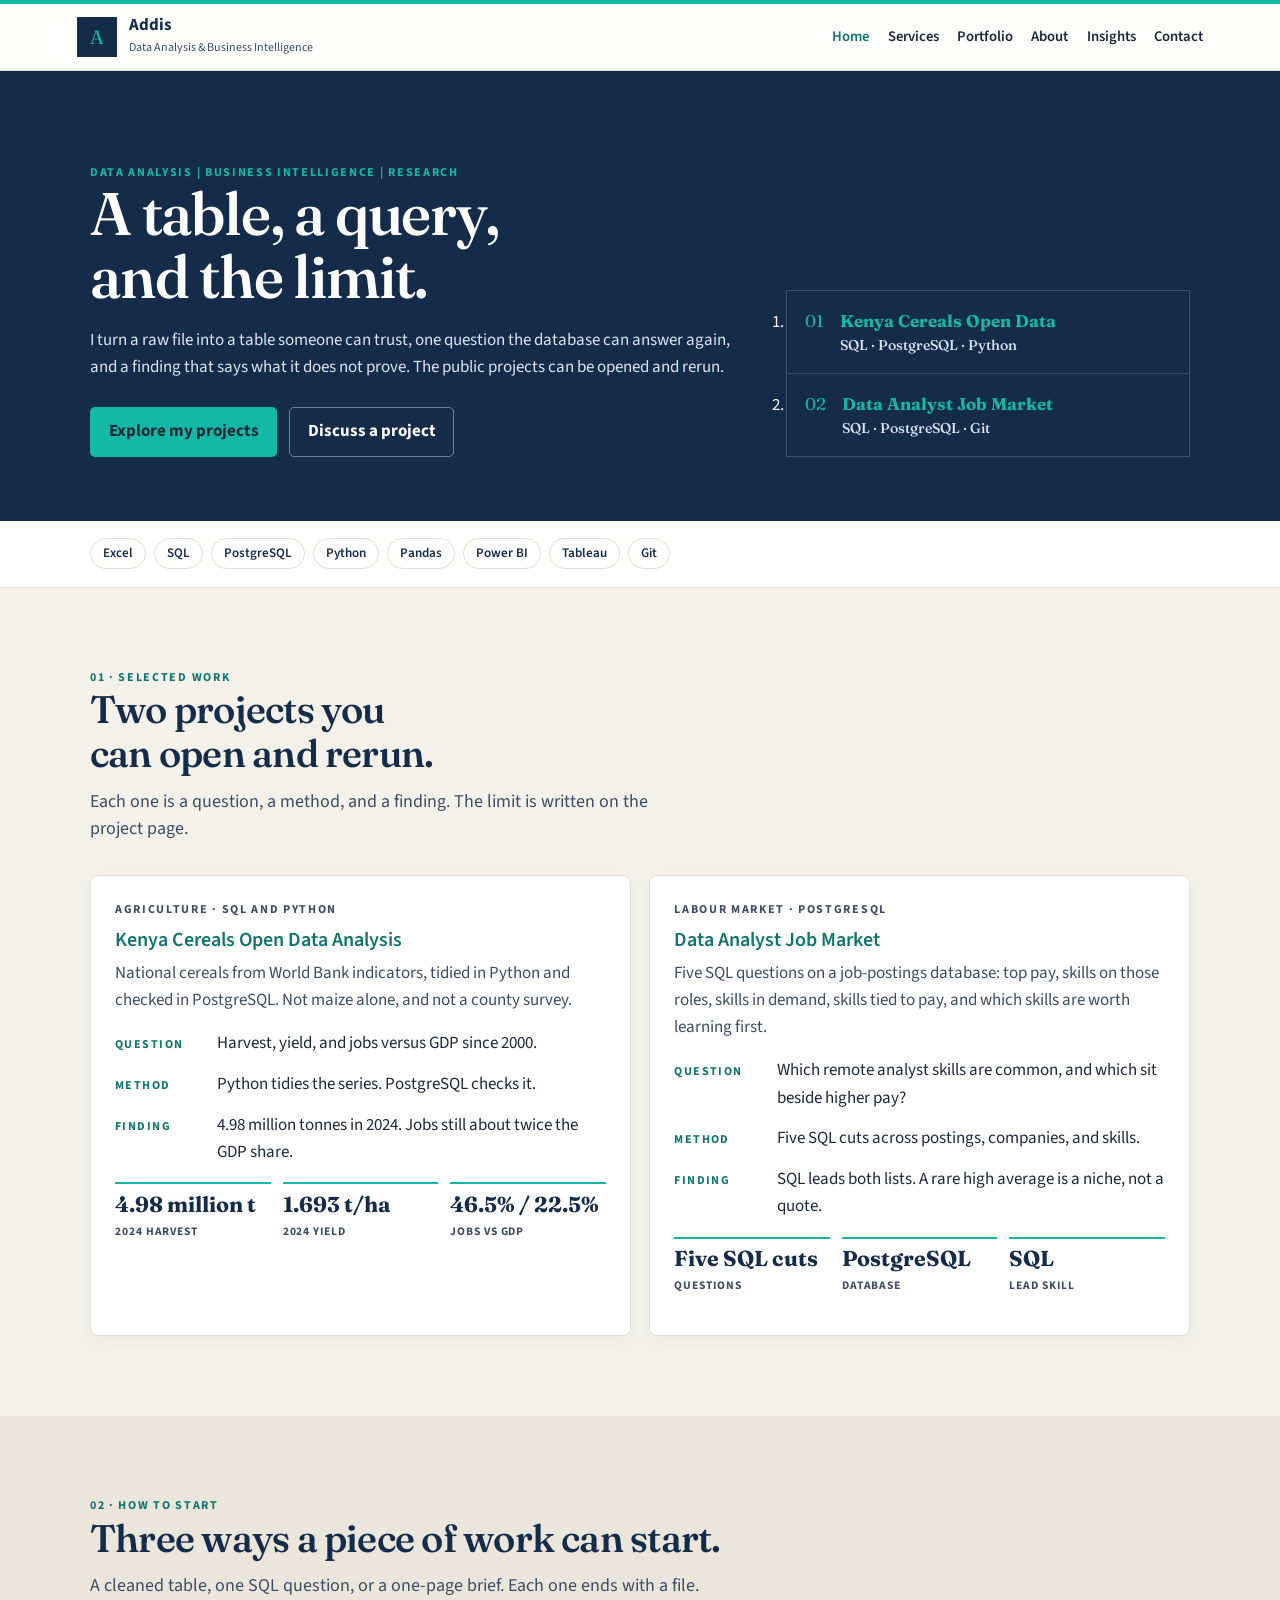
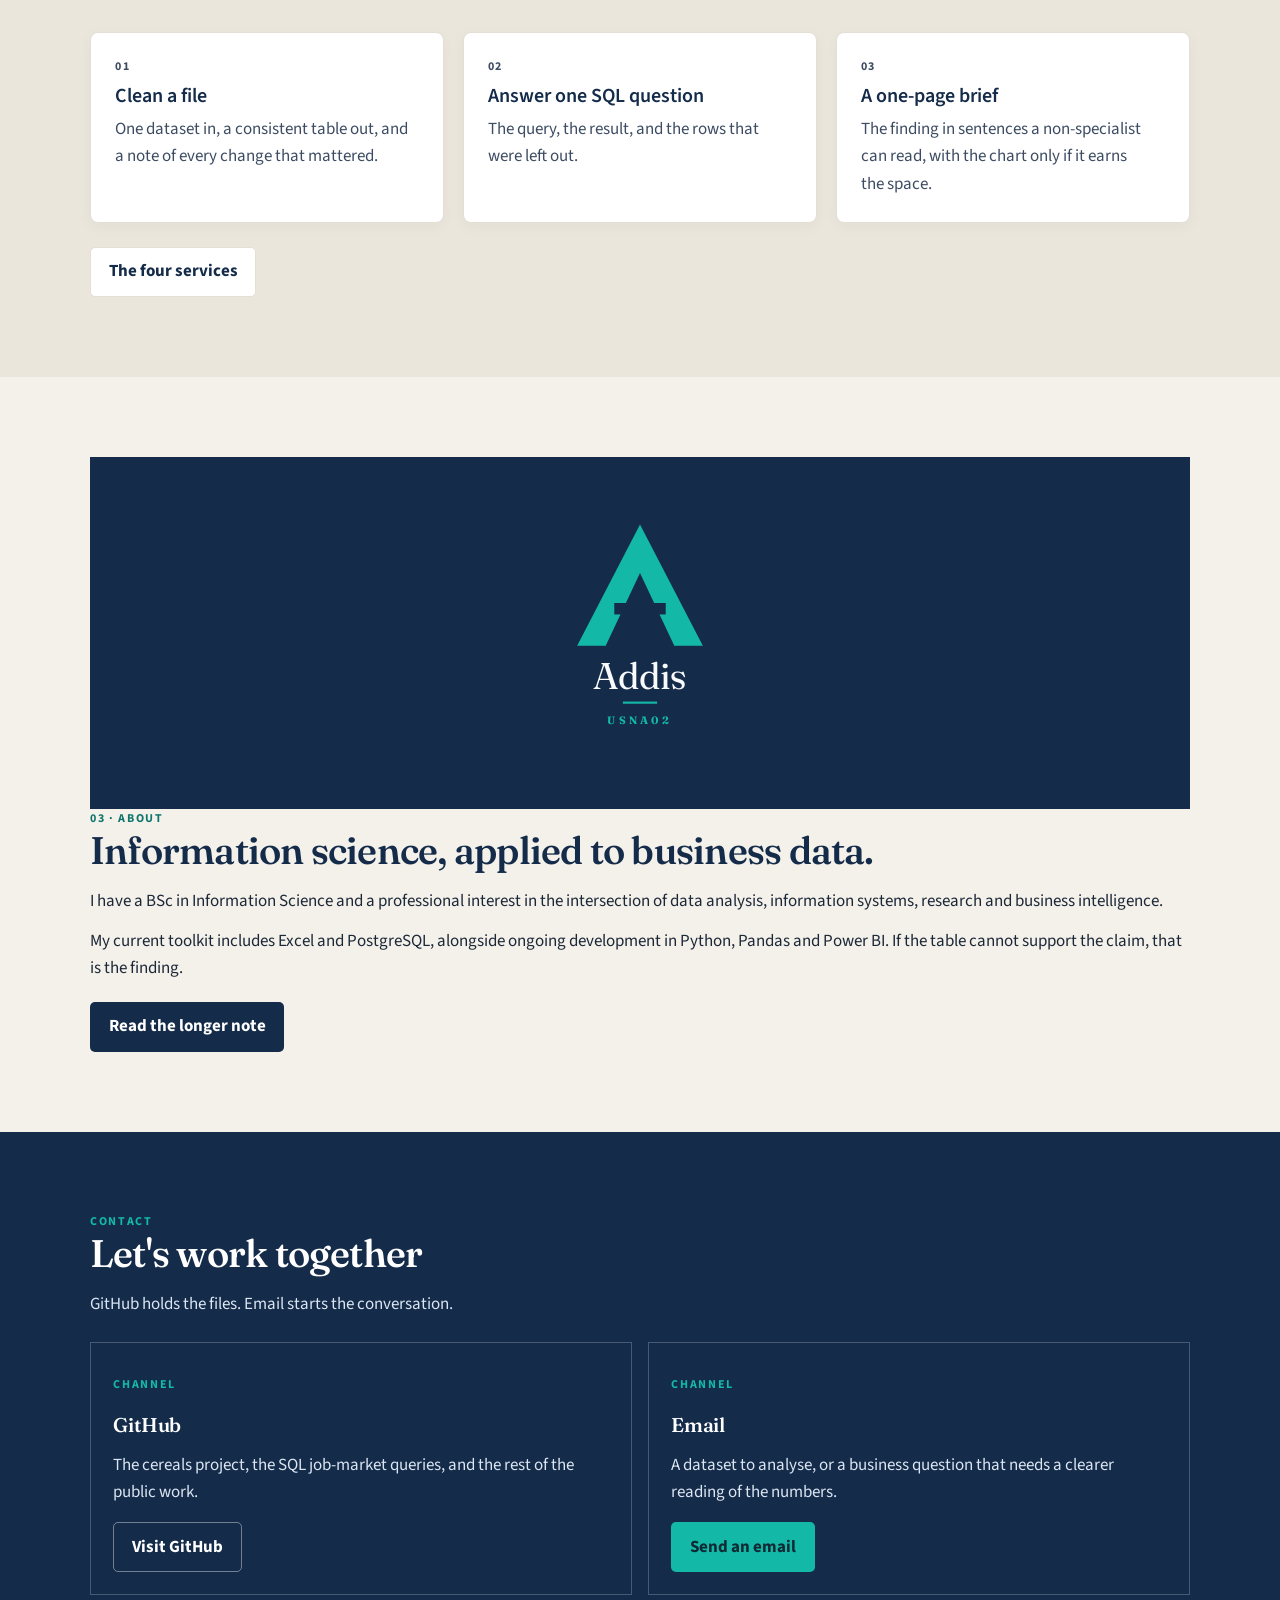
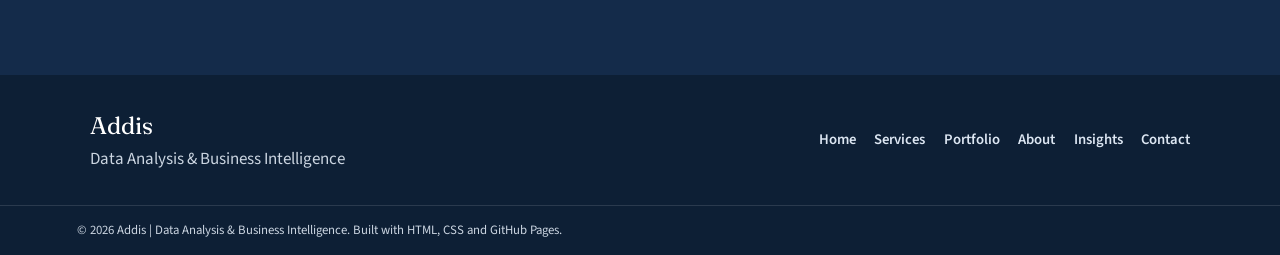
<file: index.html>
<!DOCTYPE html>
<html lang="en">
<head>
  <meta charset="UTF-8">
  <meta name="viewport" content="width=device-width, initial-scale=1.0">
  <meta name="description" content="Data analysis and business intelligence services. Addis helps businesses clean, analyse and interpret data.">
  <title>Data Analysis & Business Intelligence | Addis</title>
  <link rel="preconnect" href="https://fonts.googleapis.com">
  <link rel="preconnect" href="https://fonts.gstatic.com" crossorigin>
  <link href="https://fonts.googleapis.com/css2?family=Fraunces:opsz,wght@9..144,560;9..144,640&family=Source+Sans+3:wght@400;600;700&display=swap" rel="stylesheet">
  <link rel="stylesheet" href="css/style.css">
</head>
<body>
  <a class="skip" href="#content">Skip to content</a>
  <div class="accent-bar" aria-hidden="true"></div>
  <header class="site-header">
    <a class="brand" href="index.html">
      <span class="mark" aria-hidden="true">A</span>
      <span>
        <strong>Addis</strong>
        <small>Data Analysis & Business Intelligence</small>
      </span>
    </a>
    <input class="nav-toggle" type="checkbox" id="nav-toggle">
    <label class="nav-btn" for="nav-toggle">Menu</label>
    <nav aria-label="Primary">
        <a href="index.html" aria-current="page">Home</a>
        <a href="services.html">Services</a>
        <a href="portfolio.html">Portfolio</a>
        <a href="about.html">About</a>
        <a href="insights.html">Insights</a>
        <a href="contact.html">Contact</a>
    </nav>
  </header>
  <main id="content">

    <section class="hero">
      <div class="page hero-grid">
        <div>
          <p class="kicker">Data analysis | Business intelligence | Research</p>
          <h1 class="display">A table, a query, and the limit.</h1>
          <p>I turn a raw file into a table someone can trust, one question the database can answer again, and a finding that says what it does not prove. The public projects can be opened and rerun.</p>
          <div class="actions">
            <a class="btn btn-accent" href="portfolio.html">Explore my projects</a>
            <a class="btn btn-quiet" href="contact.html">Discuss a project</a>
          </div>
        </div>
        <ol class="project-index">
          <li><a href="portfolio.html#kenya-cereals"><span>01</span><span><strong>Kenya Cereals Open Data</strong><small>SQL · PostgreSQL · Python</small></span></a></li>
          <li><a href="portfolio.html#analyst-jobs"><span>02</span><span><strong>Data Analyst Job Market</strong><small>SQL · PostgreSQL · Git</small></span></a></li>
        </ol>
      </div>
    </section>
    <div class="tool-strip" aria-label="Tools">
      <ul class="page chips">
        <li class="chip">Excel</li><li class="chip">SQL</li><li class="chip">PostgreSQL</li><li class="chip">Python</li>
        <li class="chip">Pandas</li><li class="chip">Power BI</li><li class="chip">Tableau</li><li class="chip">Git</li>
      </ul>
    </div>
    <section class="band">
      <div class="page">
        <div class="section-head">
          <p class="kicker">01 · Selected work</p>
          <h2 class="title">Two projects you can open and rerun.</h2>
          <p class="lede">Each one is a question, a method, and a finding. The limit is written on the project page.</p>
        </div>
        <div class="grid-2">
          <article class="card">
            <p class="kicker">Agriculture · SQL and Python</p>
            <h3><a href="portfolio.html#kenya-cereals">Kenya Cereals Open Data Analysis</a></h3>
            <p>National cereals from World Bank indicators, tidied in Python and checked in PostgreSQL. Not maize alone, and not a county survey.</p>
            <dl class="beats">
              <div><dt>Question</dt><dd>Harvest, yield, and jobs versus GDP since 2000.</dd></div>
              <div><dt>Method</dt><dd>Python tidies the series. PostgreSQL checks it.</dd></div>
              <div><dt>Finding</dt><dd>4.98 million tonnes in 2024. Jobs still about twice the GDP share.</dd></div>
            </dl>
            <div class="facts"><div class="fact"><strong>4.98 million t</strong><span>2024 harvest</span></div><div class="fact"><strong>1.693 t/ha</strong><span>2024 yield</span></div><div class="fact"><strong>46.5% / 22.5%</strong><span>Jobs vs GDP</span></div></div>
          </article>
          <article class="card">
            <p class="kicker">Labour market · PostgreSQL</p>
            <h3><a href="portfolio.html#analyst-jobs">Data Analyst Job Market</a></h3>
            <p>Five SQL questions on a job-postings database: top pay, skills on those roles, skills in demand, skills tied to pay, and which skills are worth learning first.</p>
            <dl class="beats">
              <div><dt>Question</dt><dd>Which remote analyst skills are common, and which sit beside higher pay?</dd></div>
              <div><dt>Method</dt><dd>Five SQL cuts across postings, companies, and skills.</dd></div>
              <div><dt>Finding</dt><dd>SQL leads both lists. A rare high average is a niche, not a quote.</dd></div>
            </dl>
            <div class="facts"><div class="fact"><strong>Five SQL cuts</strong><span>Questions</span></div><div class="fact"><strong>PostgreSQL</strong><span>Database</span></div><div class="fact"><strong>SQL</strong><span>Lead skill</span></div></div>
          </article>
        </div>
      </div>
    </section>
    <section class="band wash">
      <div class="page">
        <div class="section-head">
          <p class="kicker">02 · How to start</p>
          <h2 class="title">Three ways a piece of work can start.</h2>
          <p class="lede">A cleaned table, one SQL question, or a one-page brief. Each one ends with a file.</p>
        </div>
        <div class="grid-3">
          <article class="card"><p class="kicker">01</p><h3>Clean a file</h3><p>One dataset in, a consistent table out, and a note of every change that mattered.</p></article>
          <article class="card"><p class="kicker">02</p><h3>Answer one SQL question</h3><p>The query, the result, and the rows that were left out.</p></article>
          <article class="card"><p class="kicker">03</p><h3>A one-page brief</h3><p>The finding in sentences a non-specialist can read, with the chart only if it earns the space.</p></article>
        </div>
        <p style="margin-top:1.5rem"><a class="btn btn-line" href="services.html">The four services</a></p>
      </div>
    </section>
    <section class="band">
      <div class="page about-grid">
        <div class="mark-panel" role="img" aria-label="Addis. GitHub USNA02" style="font-size:1rem;padding:2rem 1rem">
          <svg viewBox="0 0 280 340" width="200" height="244" aria-hidden="true">
            <path d="M140 18 L228 188 H188 L140 86 L92 188 H52 Z" fill="#14B8A6"/>
            <rect x="104" y="128" width="72" height="16" fill="#142B4A"/>
            <text x="140" y="248" text-anchor="middle" fill="#F8FAFC" font-family="Fraunces, Georgia, serif" font-size="52">Addis</text>
            <rect x="116" y="266" width="48" height="3" fill="#14B8A6"/>
            <text x="140" y="298" text-anchor="middle" fill="#14B8A6" font-family="Source Sans 3, Arial, sans-serif" font-size="15" font-weight="700" letter-spacing="4.5">USNA02</text>
          </svg>
        </div>
        <div>
          <p class="kicker">03 · About</p>
          <h2 class="title">Information science, applied to business data.</h2>
          <p style="margin-top:1rem">I have a BSc in Information Science and a professional interest in the intersection of data analysis, information systems, research and business intelligence.</p>
          <p style="margin-top:0.8rem">My current toolkit includes Excel and PostgreSQL, alongside ongoing development in Python, Pandas and Power BI. If the table cannot support the claim, that is the finding.</p>
          <p style="margin-top:1.2rem"><a class="btn btn-solid" href="about.html">Read the longer note</a></p>
        </div>
      </div>
    </section>
    <section class="band contact-band">
      <div class="page">
        <p class="kicker" style="color:var(--accent)">Contact</p>
        <h2 class="title" style="color:white">Let's work together</h2>
        <p style="color:var(--mist);max-width:40rem;margin:1rem 0 1.5rem">GitHub holds the files. Email starts the conversation.</p>
        <div class="channels">
          <article class="channel"><p class="kicker" style="color:var(--accent)">Channel</p><h3 class="serif">GitHub</h3><p>The cereals project, the SQL job-market queries, and the rest of the public work.</p><a class="btn btn-quiet" href="https://github.com/USNA02">Visit GitHub</a></article>
          <article class="channel"><p class="kicker" style="color:var(--accent)">Channel</p><h3 class="serif">Email</h3><p>A dataset to analyse, or a business question that needs a clearer reading of the numbers.</p><a class="btn btn-accent" href="mailto:Testbaron34@gmail.com">Send an email</a></article>
        </div>
      </div>
    </section>

  </main>
  <footer class="site-footer">
    <div class="page footer-row">
      <div>
        <p class="footer-name">Addis</p>
        <p>Data Analysis & Business Intelligence</p>
      </div>
      <nav aria-label="Footer">
        <a href="index.html" aria-current="page">Home</a>
        <a href="services.html">Services</a>
        <a href="portfolio.html">Portfolio</a>
        <a href="about.html">About</a>
        <a href="insights.html">Insights</a>
        <a href="contact.html">Contact</a>
      </nav>
    </div>
    <p class="legal">&copy; 2026 Addis | Data Analysis & Business Intelligence. Built with HTML, CSS and GitHub Pages.</p>
  </footer>
</body>
</html>
</file>
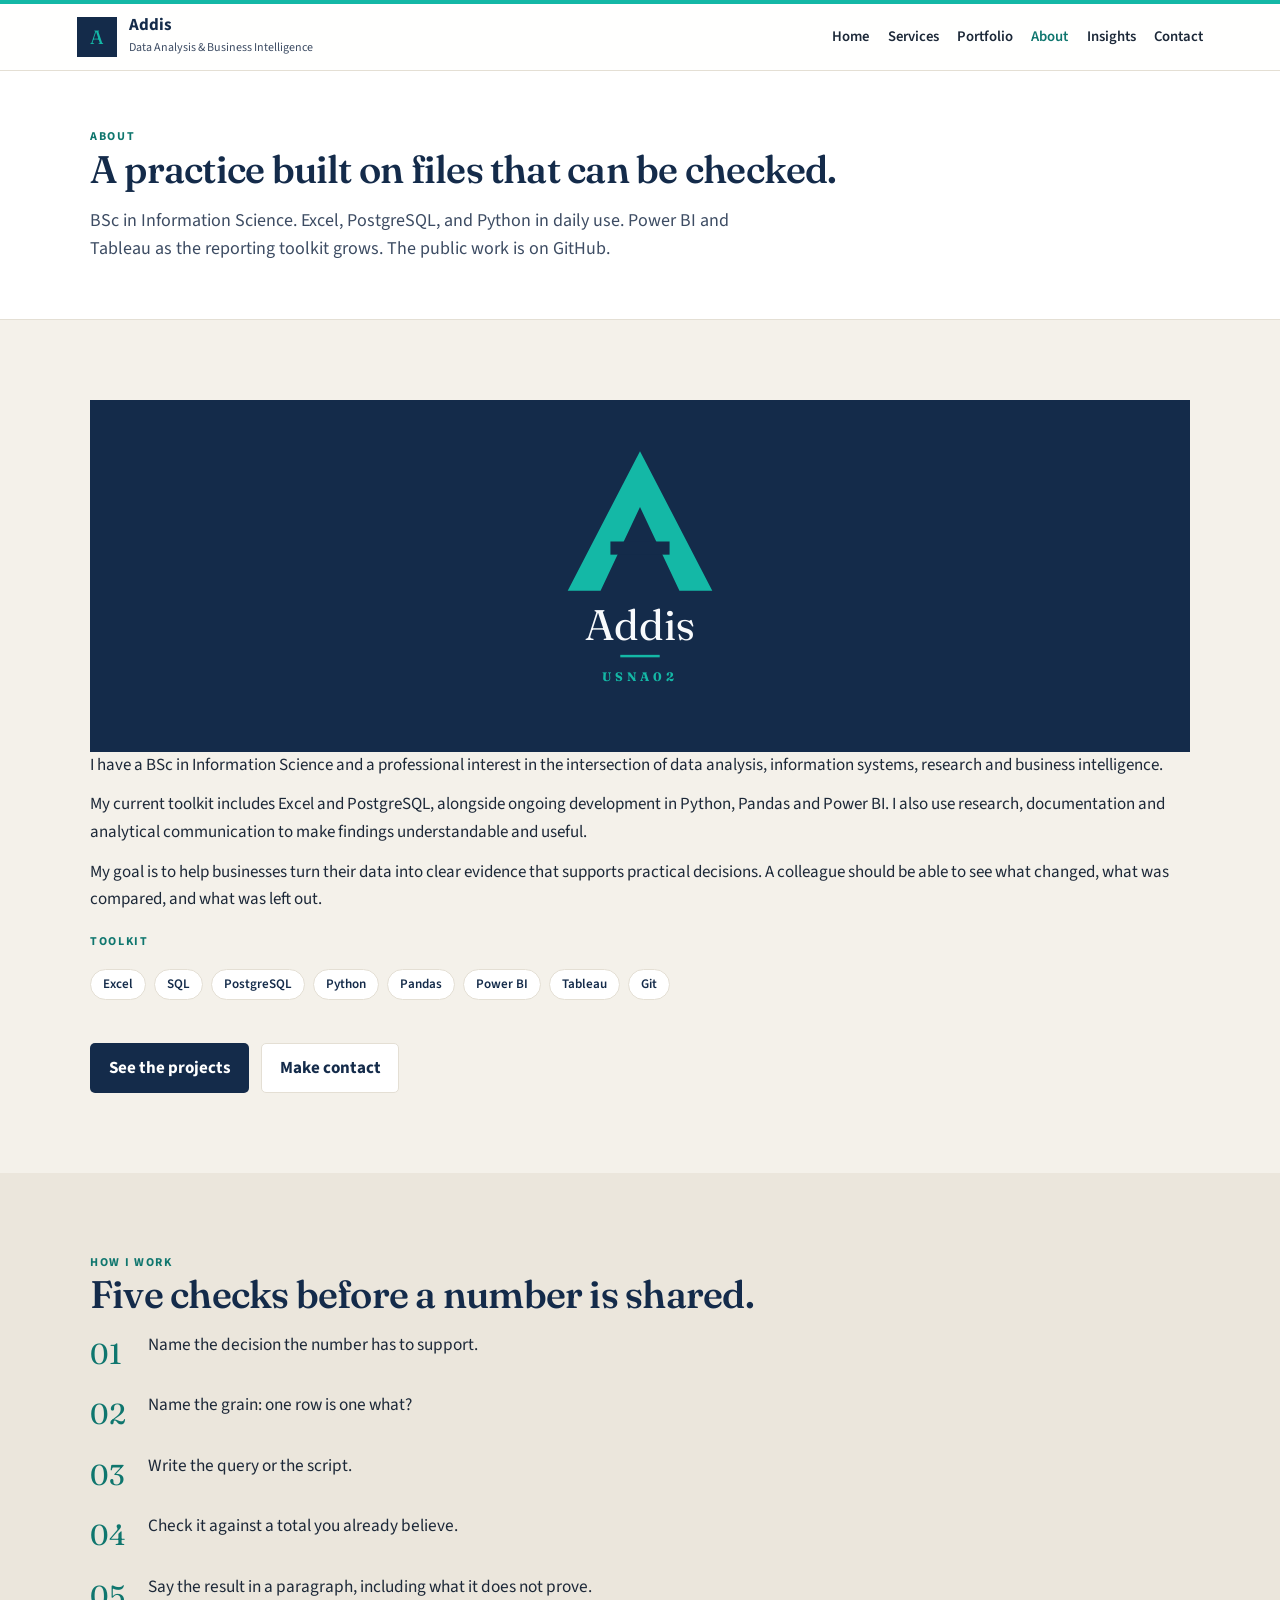
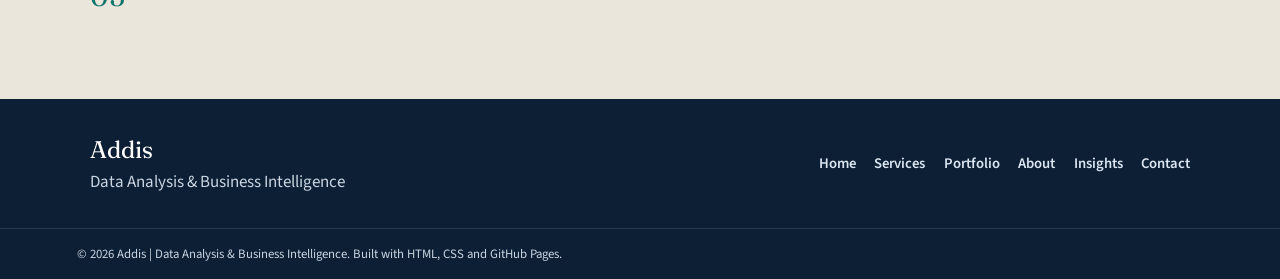
<file: about.html>
<!DOCTYPE html>
<html lang="en">
<head>
  <meta charset="UTF-8">
  <meta name="viewport" content="width=device-width, initial-scale=1.0">
  <meta name="description" content="Addis, data analyst. BSc Information Science. Excel, PostgreSQL, Python, and reporting.">
  <title>About · Addis</title>
  <link rel="preconnect" href="https://fonts.googleapis.com">
  <link rel="preconnect" href="https://fonts.gstatic.com" crossorigin>
  <link href="https://fonts.googleapis.com/css2?family=Fraunces:opsz,wght@9..144,560;9..144,640&family=Source+Sans+3:wght@400;600;700&display=swap" rel="stylesheet">
  <link rel="stylesheet" href="css/style.css">
</head>
<body>
  <a class="skip" href="#content">Skip to content</a>
  <div class="accent-bar" aria-hidden="true"></div>
  <header class="site-header">
    <a class="brand" href="index.html">
      <span class="mark" aria-hidden="true">A</span>
      <span>
        <strong>Addis</strong>
        <small>Data Analysis & Business Intelligence</small>
      </span>
    </a>
    <input class="nav-toggle" type="checkbox" id="nav-toggle">
    <label class="nav-btn" for="nav-toggle">Menu</label>
    <nav aria-label="Primary">
        <a href="index.html">Home</a>
        <a href="services.html">Services</a>
        <a href="portfolio.html">Portfolio</a>
        <a href="about.html" aria-current="page">About</a>
        <a href="insights.html">Insights</a>
        <a href="contact.html">Contact</a>
    </nav>
  </header>
  <main id="content">

    <header class="page-intro"><div class="page">
      <p class="kicker">About</p>
      <h1 class="title">A practice built on files that can be checked.</h1>
      <p class="lede">BSc in Information Science. Excel, PostgreSQL, and Python in daily use. Power BI and Tableau as the reporting toolkit grows. The public work is on GitHub.</p>
    </div></header>
    <section class="band"><div class="page about-grid">
      <div>
        <div class="mark-panel logo-lockup" role="img" aria-label="Addis. GitHub USNA02" style="font-size:1rem;padding:2.2rem 1.25rem">
          <svg viewBox="0 0 280 340" width="230" height="280" aria-hidden="true">
            <path d="M140 18 L228 188 H188 L140 86 L92 188 H52 Z" fill="#14B8A6"/>
            <rect x="104" y="128" width="72" height="16" fill="#142B4A"/>
            <text x="140" y="248" text-anchor="middle" fill="#F8FAFC" font-family="Fraunces, Georgia, serif" font-size="52">Addis</text>
            <rect x="116" y="266" width="48" height="3" fill="#14B8A6"/>
            <text x="140" y="298" text-anchor="middle" fill="#14B8A6" font-family="Source Sans 3, Arial, sans-serif" font-size="15" font-weight="700" letter-spacing="4.5">USNA02</text>
          </svg>
        </div>
      </div>
      <div>
        <p>I have a BSc in Information Science and a professional interest in the intersection of data analysis, information systems, research and business intelligence.</p>
        <p style="margin-top:0.8rem">My current toolkit includes Excel and PostgreSQL, alongside ongoing development in Python, Pandas and Power BI. I also use research, documentation and analytical communication to make findings understandable and useful.</p>
        <p style="margin-top:0.8rem">My goal is to help businesses turn their data into clear evidence that supports practical decisions. A colleague should be able to see what changed, what was compared, and what was left out.</p>
        <p class="kicker" style="margin-top:1.2rem">Toolkit</p>
        <ul class="chips"><li class="chip">Excel</li><li class="chip">SQL</li><li class="chip">PostgreSQL</li><li class="chip">Python</li><li class="chip">Pandas</li><li class="chip">Power BI</li><li class="chip">Tableau</li><li class="chip">Git</li></ul>
        <div class="actions"><a class="btn btn-solid" href="portfolio.html">See the projects</a><a class="btn btn-line" href="contact.html">Make contact</a></div>
      </div>
    </div></section>
    <section class="band wash"><div class="page method-grid">
      <div><p class="kicker">How I work</p><h2 class="title">Five checks before a number is shared.</h2></div>
      <ol class="steps"><li><span class="num">01</span><p>Name the decision the number has to support.</p></li><li><span class="num">02</span><p>Name the grain: one row is one what?</p></li><li><span class="num">03</span><p>Write the query or the script.</p></li><li><span class="num">04</span><p>Check it against a total you already believe.</p></li><li><span class="num">05</span><p>Say the result in a paragraph, including what it does not prove.</p></li></ol>
    </div></section>

  </main>
  <footer class="site-footer">
    <div class="page footer-row">
      <div>
        <p class="footer-name">Addis</p>
        <p>Data Analysis & Business Intelligence</p>
      </div>
      <nav aria-label="Footer">
        <a href="index.html">Home</a>
        <a href="services.html">Services</a>
        <a href="portfolio.html">Portfolio</a>
        <a href="about.html" aria-current="page">About</a>
        <a href="insights.html">Insights</a>
        <a href="contact.html">Contact</a>
      </nav>
    </div>
    <p class="legal">&copy; 2026 Addis | Data Analysis & Business Intelligence. Built with HTML, CSS and GitHub Pages.</p>
  </footer>
</body>
</html>
</file>
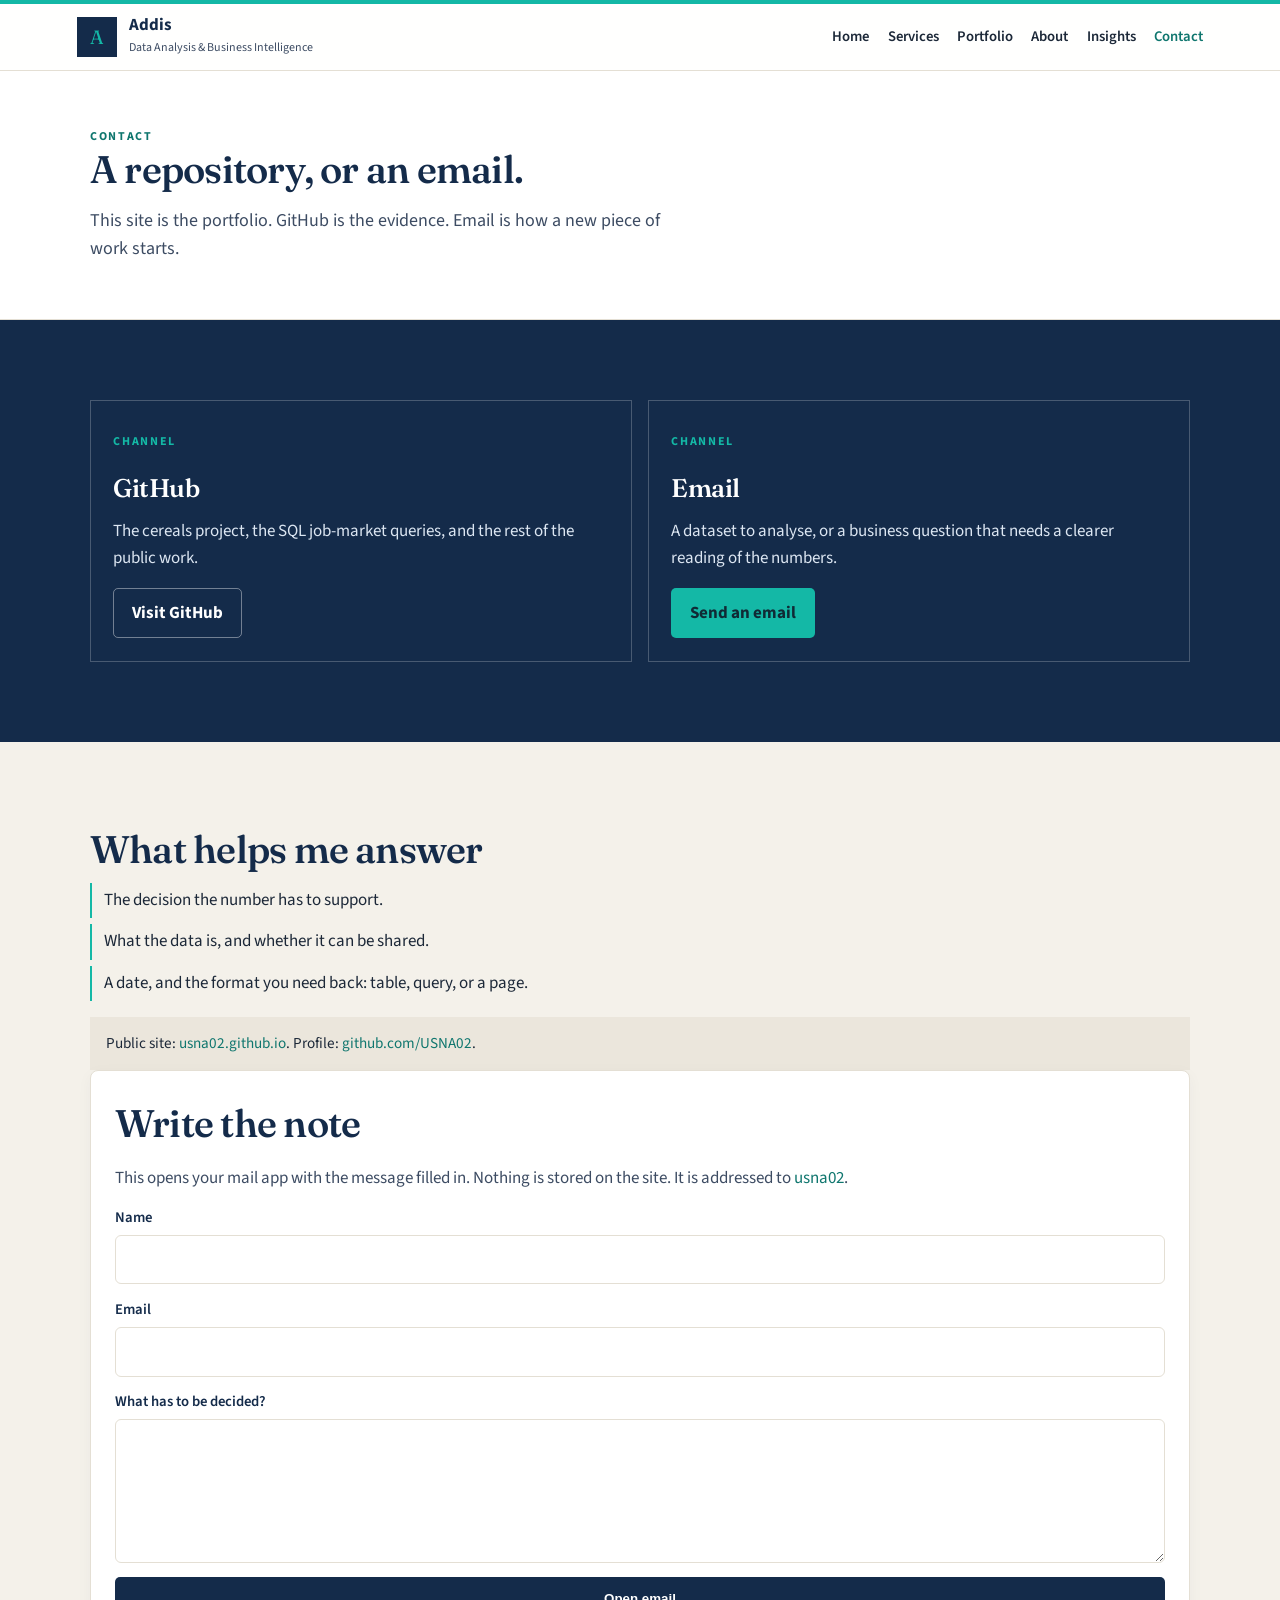
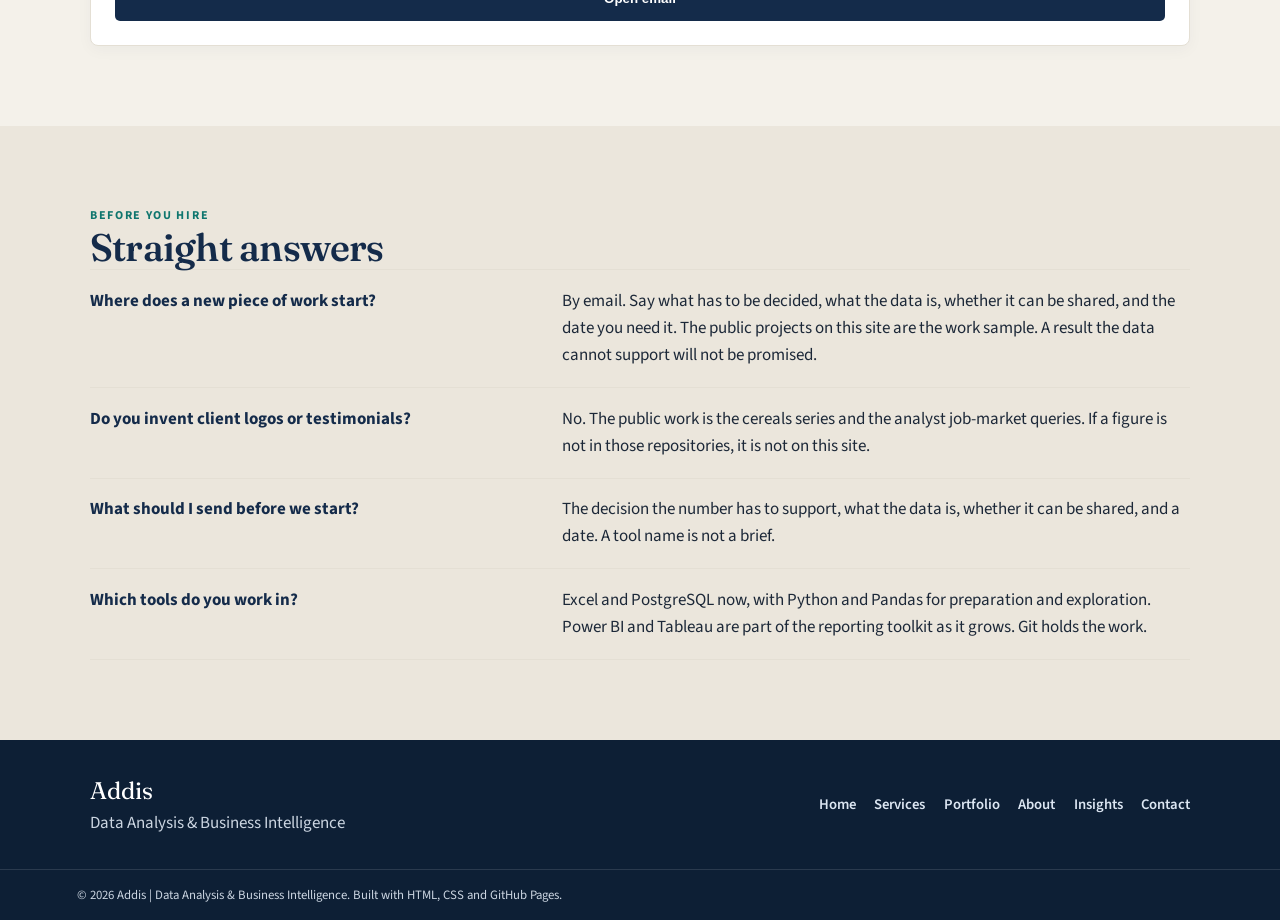
<file: contact.html>
<!DOCTYPE html>
<html lang="en">
<head>
  <meta charset="UTF-8">
  <meta name="viewport" content="width=device-width, initial-scale=1.0">
  <meta name="description" content="Contact Addis by email or GitHub.">
  <title>Contact · Addis</title>
  <link rel="preconnect" href="https://fonts.googleapis.com">
  <link rel="preconnect" href="https://fonts.gstatic.com" crossorigin>
  <link href="https://fonts.googleapis.com/css2?family=Fraunces:opsz,wght@9..144,560;9..144,640&family=Source+Sans+3:wght@400;600;700&display=swap" rel="stylesheet">
  <link rel="stylesheet" href="css/style.css">
</head>
<body>
  <a class="skip" href="#content">Skip to content</a>
  <div class="accent-bar" aria-hidden="true"></div>
  <header class="site-header">
    <a class="brand" href="index.html">
      <span class="mark" aria-hidden="true">A</span>
      <span>
        <strong>Addis</strong>
        <small>Data Analysis & Business Intelligence</small>
      </span>
    </a>
    <input class="nav-toggle" type="checkbox" id="nav-toggle">
    <label class="nav-btn" for="nav-toggle">Menu</label>
    <nav aria-label="Primary">
        <a href="index.html">Home</a>
        <a href="services.html">Services</a>
        <a href="portfolio.html">Portfolio</a>
        <a href="about.html">About</a>
        <a href="insights.html">Insights</a>
        <a href="contact.html" aria-current="page">Contact</a>
    </nav>
  </header>
  <main id="content">

    <header class="page-intro"><div class="page">
      <p class="kicker">Contact</p>
      <h1 class="title">A repository, or an email.</h1>
      <p class="lede">This site is the portfolio. GitHub is the evidence. Email is how a new piece of work starts.</p>
    </div></header>
    <section class="band contact-band"><div class="page channels">
      <article class="channel"><p class="kicker" style="color:var(--accent)">Channel</p><h2 class="serif">GitHub</h2><p>The cereals project, the SQL job-market queries, and the rest of the public work.</p><a class="btn btn-quiet" href="https://github.com/USNA02">Visit GitHub</a></article>
      <article class="channel"><p class="kicker" style="color:var(--accent)">Channel</p><h2 class="serif">Email</h2><p>A dataset to analyse, or a business question that needs a clearer reading of the numbers.</p><a class="btn btn-accent" href="mailto:Testbaron34@gmail.com">Send an email</a></article>
    </div></section>
    <section class="band"><div class="page contact-grid">
      <div>
        <h2 class="serif case-title">What helps me answer</h2>
        <ul class="includes"><li>The decision the number has to support.</li><li>What the data is, and whether it can be shared.</li><li>A date, and the format you need back: table, query, or a page.</li></ul>
        <p class="limit">Public site: <a href="https://usna02.github.io/">usna02.github.io</a>. Profile: <a href="https://github.com/USNA02">github.com/USNA02</a>.</p>
      </div>
      <form class="card form" id="enquiry">
        <h2 class="serif case-title">Write the note</h2>
        <p class="muted">This opens your mail app with the message filled in. Nothing is stored on the site. It is addressed to <a href="mailto:Testbaron34@gmail.com">usna02</a>.</p>
        <label>Name<input name="name" required autocomplete="name"></label>
        <label>Email<input name="email" type="email" required autocomplete="email"></label>
        <label>What has to be decided?<textarea name="body" required></textarea></label>
        <button class="btn btn-solid" type="submit">Open email</button>
        <p id="mail-status" class="muted" role="status" hidden>If your mail app opened, send the message from there.</p>
      </form>
      <script>
        document.getElementById("enquiry").addEventListener("submit", function (event) {
          event.preventDefault();
          var data = new FormData(event.currentTarget);
          var name = String(data.get("name") || "").trim();
          var email = String(data.get("email") || "").trim();
          var note = String(data.get("body") || "").trim();
          var nl = String.fromCharCode(10);
          var subject = encodeURIComponent("Portfolio enquiry from " + name);
          var body = encodeURIComponent(note + nl + nl + "\u2014 " + name + nl + email);
          window.location.href = "mailto:Testbaron34@gmail.com?subject=" + subject + "&body=" + body;
          var status = document.getElementById("mail-status");
          status.hidden = false;
        });
      </script>
    </div></section>
    <section class="band wash"><div class="page">
      <p class="kicker">Before you hire</p>
      <h2 class="title">Straight answers</h2>
      <dl class="faq">
        <div><dt>Where does a new piece of work start?</dt><dd>By email. Say what has to be decided, what the data is, whether it can be shared, and the date you need it. The public projects on this site are the work sample. A result the data cannot support will not be promised.</dd></div>
        <div><dt>Do you invent client logos or testimonials?</dt><dd>No. The public work is the cereals series and the analyst job-market queries. If a figure is not in those repositories, it is not on this site.</dd></div>
        <div><dt>What should I send before we start?</dt><dd>The decision the number has to support, what the data is, whether it can be shared, and a date. A tool name is not a brief.</dd></div>
        <div><dt>Which tools do you work in?</dt><dd>Excel and PostgreSQL now, with Python and Pandas for preparation and exploration. Power BI and Tableau are part of the reporting toolkit as it grows. Git holds the work.</dd></div>
      </dl>
    </div></section>

  </main>
  <footer class="site-footer">
    <div class="page footer-row">
      <div>
        <p class="footer-name">Addis</p>
        <p>Data Analysis & Business Intelligence</p>
      </div>
      <nav aria-label="Footer">
        <a href="index.html">Home</a>
        <a href="services.html">Services</a>
        <a href="portfolio.html">Portfolio</a>
        <a href="about.html">About</a>
        <a href="insights.html">Insights</a>
        <a href="contact.html" aria-current="page">Contact</a>
      </nav>
    </div>
    <p class="legal">&copy; 2026 Addis | Data Analysis & Business Intelligence. Built with HTML, CSS and GitHub Pages.</p>
  </footer>
</body>
</html>
</file>
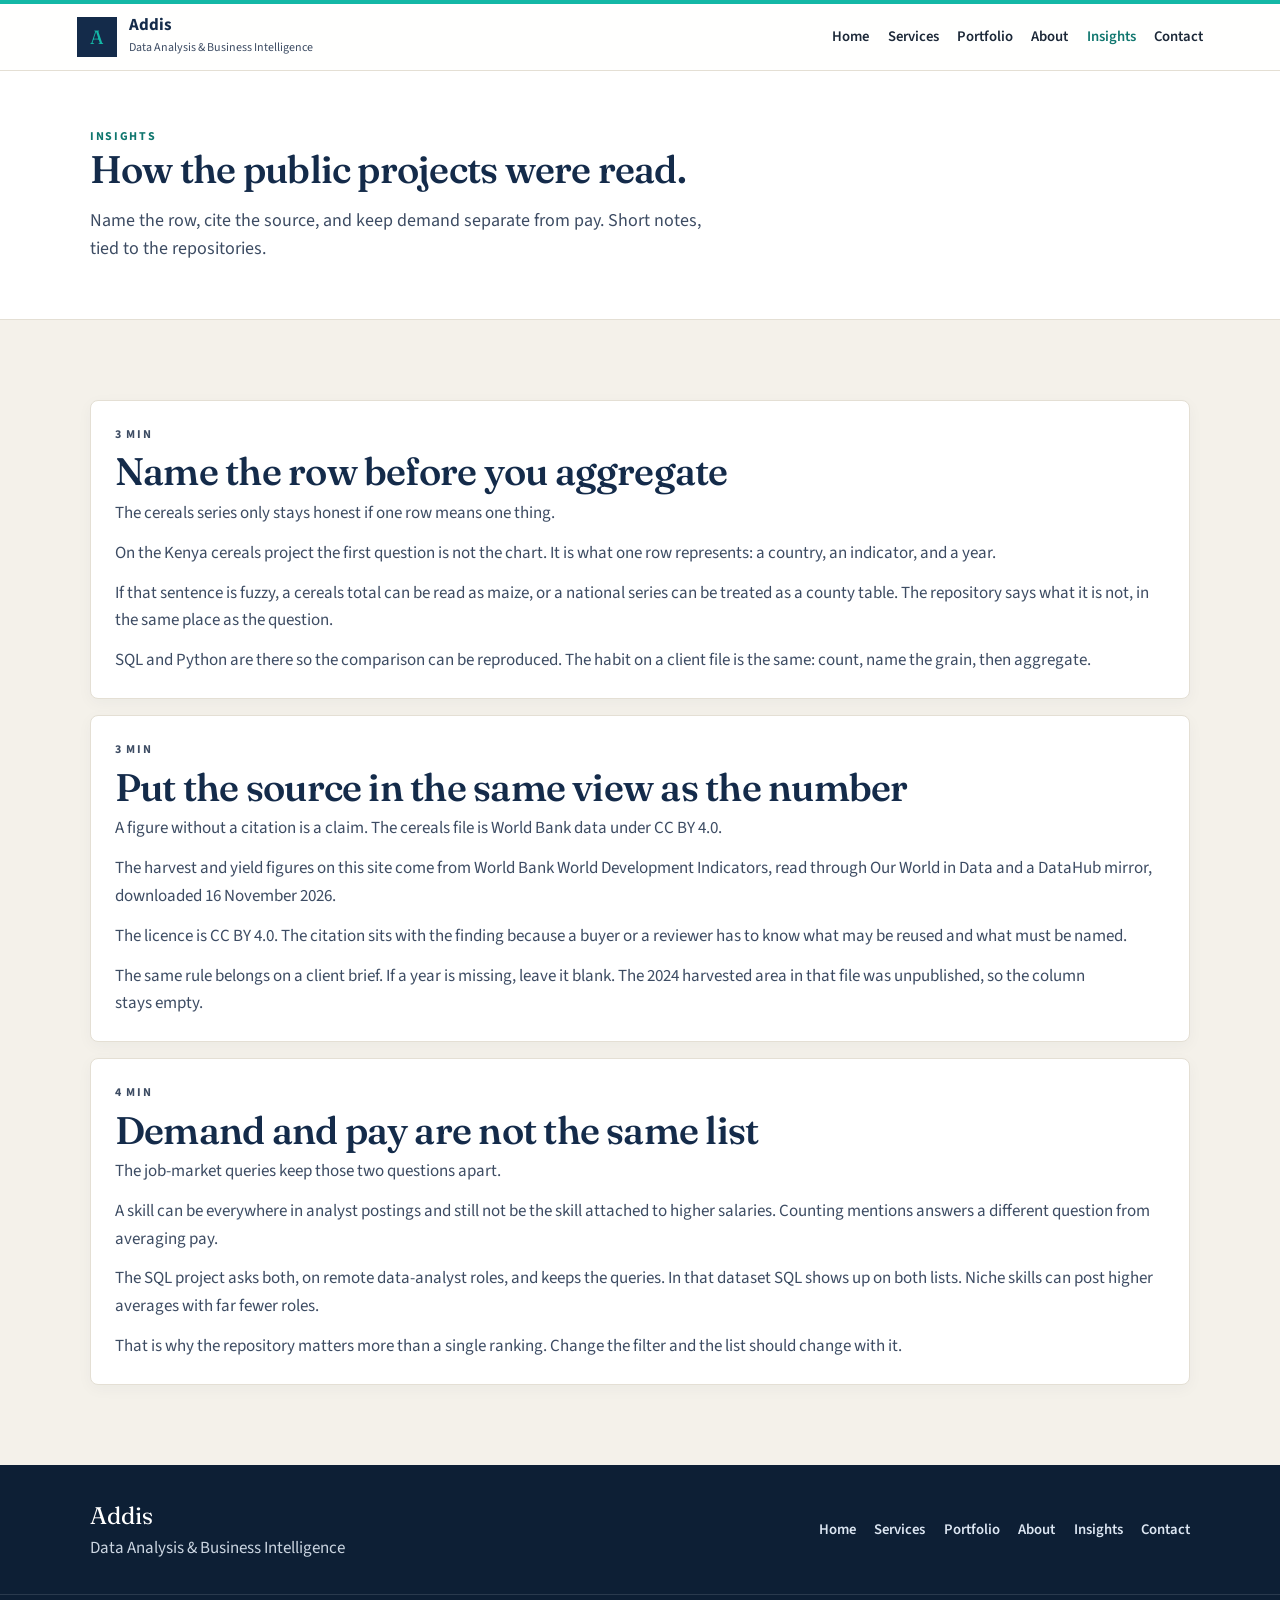
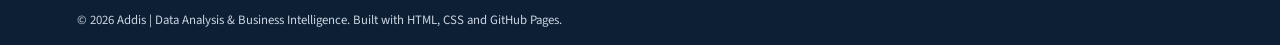
<file: insights.html>
<!DOCTYPE html>
<html lang="en">
<head>
  <meta charset="UTF-8">
  <meta name="viewport" content="width=device-width, initial-scale=1.0">
  <meta name="description" content="Notes on reading a table, citing a source, and separating skill demand from pay.">
  <title>Insights · Addis</title>
  <link rel="preconnect" href="https://fonts.googleapis.com">
  <link rel="preconnect" href="https://fonts.gstatic.com" crossorigin>
  <link href="https://fonts.googleapis.com/css2?family=Fraunces:opsz,wght@9..144,560;9..144,640&family=Source+Sans+3:wght@400;600;700&display=swap" rel="stylesheet">
  <link rel="stylesheet" href="css/style.css">
</head>
<body>
  <a class="skip" href="#content">Skip to content</a>
  <div class="accent-bar" aria-hidden="true"></div>
  <header class="site-header">
    <a class="brand" href="index.html">
      <span class="mark" aria-hidden="true">A</span>
      <span>
        <strong>Addis</strong>
        <small>Data Analysis & Business Intelligence</small>
      </span>
    </a>
    <input class="nav-toggle" type="checkbox" id="nav-toggle">
    <label class="nav-btn" for="nav-toggle">Menu</label>
    <nav aria-label="Primary">
        <a href="index.html">Home</a>
        <a href="services.html">Services</a>
        <a href="portfolio.html">Portfolio</a>
        <a href="about.html">About</a>
        <a href="insights.html" aria-current="page">Insights</a>
        <a href="contact.html">Contact</a>
    </nav>
  </header>
  <main id="content">

    <header class="page-intro"><div class="page">
      <p class="kicker">Insights</p>
      <h1 class="title">How the public projects were read.</h1>
      <p class="lede">Name the row, cite the source, and keep demand separate from pay. Short notes, tied to the repositories.</p>
    </div></header>
    <section class="band"><div class="page">
      <article class="card" id="read-the-table" style="margin-bottom:1rem">
        <p class="kicker">3 min</p>
        <h2 class="serif case-title">Name the row before you aggregate</h2>
        <p class="muted">The cereals series only stays honest if one row means one thing.</p>
        <p style="margin-top:0.8rem">On the Kenya cereals project the first question is not the chart. It is what one row represents: a country, an indicator, and a year.</p>
        <p style="margin-top:0.8rem">If that sentence is fuzzy, a cereals total can be read as maize, or a national series can be treated as a county table. The repository says what it is not, in the same place as the question.</p>
        <p style="margin-top:0.8rem">SQL and Python are there so the comparison can be reproduced. The habit on a client file is the same: count, name the grain, then aggregate.</p>
      </article>
      <article class="card" id="cite-the-source" style="margin-bottom:1rem">
        <p class="kicker">3 min</p>
        <h2 class="serif case-title">Put the source in the same view as the number</h2>
        <p class="muted">A figure without a citation is a claim. The cereals file is World Bank data under CC BY 4.0.</p>
        <p style="margin-top:0.8rem">The harvest and yield figures on this site come from World Bank World Development Indicators, read through Our World in Data and a DataHub mirror, downloaded 16 November 2026.</p>
        <p style="margin-top:0.8rem">The licence is CC BY 4.0. The citation sits with the finding because a buyer or a reviewer has to know what may be reused and what must be named.</p>
        <p style="margin-top:0.8rem">The same rule belongs on a client brief. If a year is missing, leave it blank. The 2024 harvested area in that file was unpublished, so the column stays empty.</p>
      </article>
      <article class="card" id="top-skill">
        <p class="kicker">4 min</p>
        <h2 class="serif case-title">Demand and pay are not the same list</h2>
        <p class="muted">The job-market queries keep those two questions apart.</p>
        <p style="margin-top:0.8rem">A skill can be everywhere in analyst postings and still not be the skill attached to higher salaries. Counting mentions answers a different question from averaging pay.</p>
        <p style="margin-top:0.8rem">The SQL project asks both, on remote data-analyst roles, and keeps the queries. In that dataset SQL shows up on both lists. Niche skills can post higher averages with far fewer roles.</p>
        <p style="margin-top:0.8rem">That is why the repository matters more than a single ranking. Change the filter and the list should change with it.</p>
      </article>
    </div></section>

  </main>
  <footer class="site-footer">
    <div class="page footer-row">
      <div>
        <p class="footer-name">Addis</p>
        <p>Data Analysis & Business Intelligence</p>
      </div>
      <nav aria-label="Footer">
        <a href="index.html">Home</a>
        <a href="services.html">Services</a>
        <a href="portfolio.html">Portfolio</a>
        <a href="about.html">About</a>
        <a href="insights.html" aria-current="page">Insights</a>
        <a href="contact.html">Contact</a>
      </nav>
    </div>
    <p class="legal">&copy; 2026 Addis | Data Analysis & Business Intelligence. Built with HTML, CSS and GitHub Pages.</p>
  </footer>
</body>
</html>
</file>
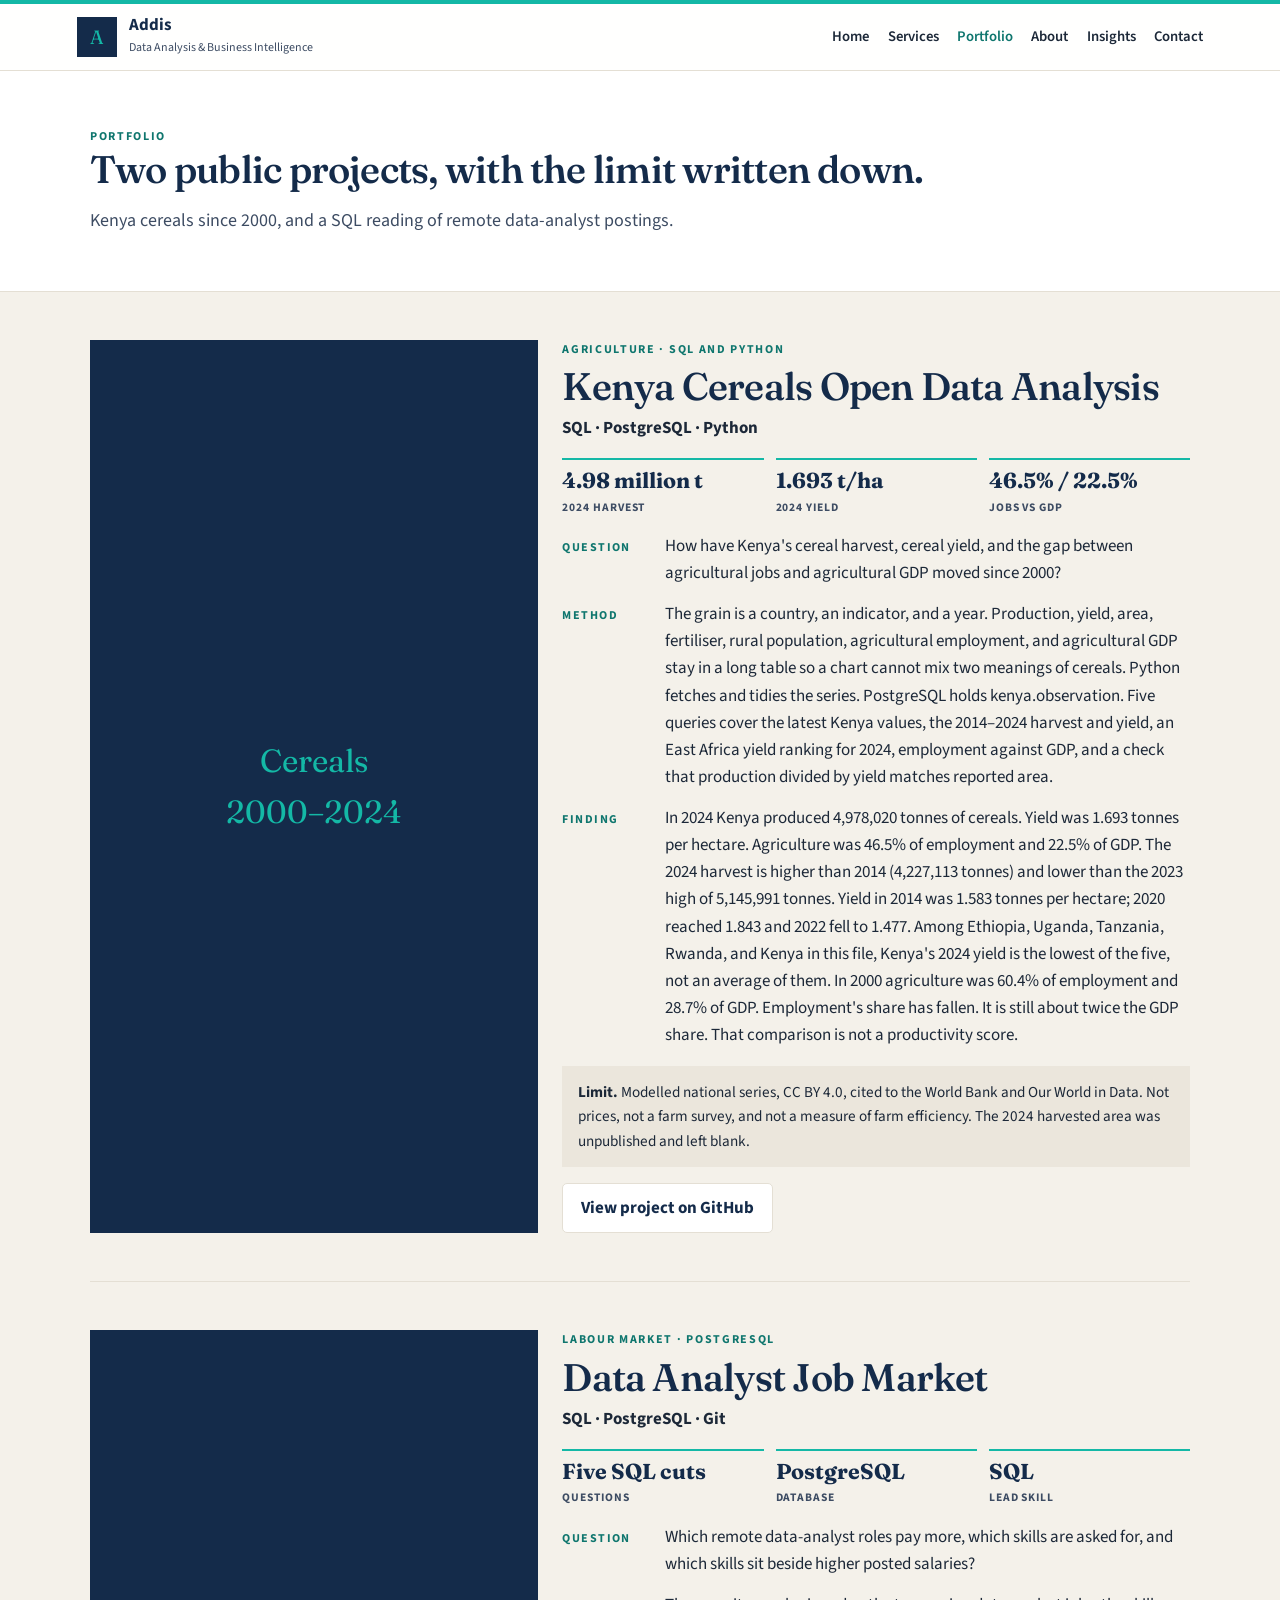
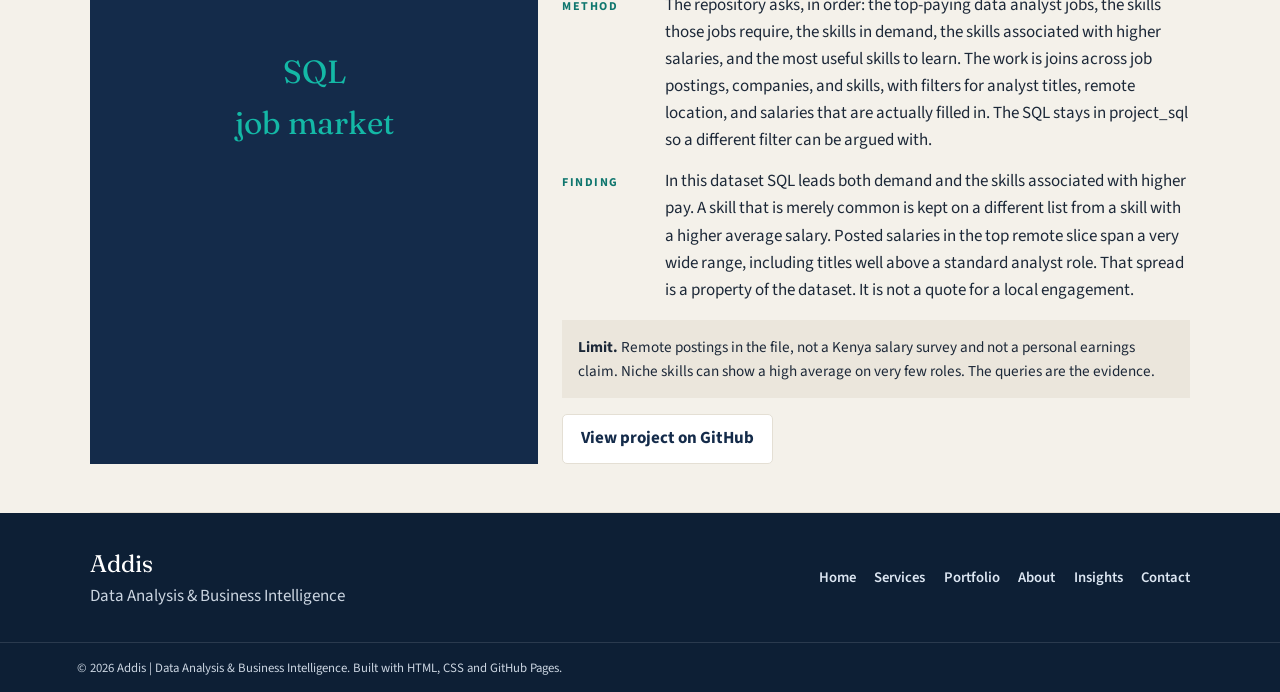
<file: portfolio.html>
<!DOCTYPE html>
<html lang="en">
<head>
  <meta charset="UTF-8">
  <meta name="viewport" content="width=device-width, initial-scale=1.0">
  <meta name="description" content="Kenya cereals open data and a SQL study of the data analyst job market.">
  <title>Portfolio · Addis</title>
  <link rel="preconnect" href="https://fonts.googleapis.com">
  <link rel="preconnect" href="https://fonts.gstatic.com" crossorigin>
  <link href="https://fonts.googleapis.com/css2?family=Fraunces:opsz,wght@9..144,560;9..144,640&family=Source+Sans+3:wght@400;600;700&display=swap" rel="stylesheet">
  <link rel="stylesheet" href="css/style.css">
</head>
<body>
  <a class="skip" href="#content">Skip to content</a>
  <div class="accent-bar" aria-hidden="true"></div>
  <header class="site-header">
    <a class="brand" href="index.html">
      <span class="mark" aria-hidden="true">A</span>
      <span>
        <strong>Addis</strong>
        <small>Data Analysis & Business Intelligence</small>
      </span>
    </a>
    <input class="nav-toggle" type="checkbox" id="nav-toggle">
    <label class="nav-btn" for="nav-toggle">Menu</label>
    <nav aria-label="Primary">
        <a href="index.html">Home</a>
        <a href="services.html">Services</a>
        <a href="portfolio.html" aria-current="page">Portfolio</a>
        <a href="about.html">About</a>
        <a href="insights.html">Insights</a>
        <a href="contact.html">Contact</a>
    </nav>
  </header>
  <main id="content">

    <header class="page-intro"><div class="page">
      <p class="kicker">Portfolio</p>
      <h1 class="title">Two public projects, with the limit written down.</h1>
      <p class="lede">Kenya cereals since 2000, and a SQL reading of remote data-analyst postings.</p>
    </div></header>
    <div class="page">
      <article class="case" id="kenya-cereals">
        <div class="mark-panel" style="min-height:16rem;font-size:2rem;padding:1.5rem;text-align:center">Cereals<br>2000–2024</div>
        <div>
          <p class="kicker">Agriculture · SQL and Python</p>
          <h2 class="serif case-title">Kenya Cereals Open Data Analysis</h2>
          <p><strong>SQL · PostgreSQL · Python</strong></p>
          <div class="facts"><div class="fact"><strong>4.98 million t</strong><span>2024 harvest</span></div><div class="fact"><strong>1.693 t/ha</strong><span>2024 yield</span></div><div class="fact"><strong>46.5% / 22.5%</strong><span>Jobs vs GDP</span></div></div>
          <dl class="beats">
            <div><dt>Question</dt><dd>How have Kenya's cereal harvest, cereal yield, and the gap between agricultural jobs and agricultural GDP moved since 2000?</dd></div>
            <div><dt>Method</dt><dd>The grain is a country, an indicator, and a year. Production, yield, area, fertiliser, rural population, agricultural employment, and agricultural GDP stay in a long table so a chart cannot mix two meanings of cereals. Python fetches and tidies the series. PostgreSQL holds kenya.observation. Five queries cover the latest Kenya values, the 2014–2024 harvest and yield, an East Africa yield ranking for 2024, employment against GDP, and a check that production divided by yield matches reported area.</dd></div>
            <div><dt>Finding</dt><dd>In 2024 Kenya produced 4,978,020 tonnes of cereals. Yield was 1.693 tonnes per hectare. Agriculture was 46.5% of employment and 22.5% of GDP. The 2024 harvest is higher than 2014 (4,227,113 tonnes) and lower than the 2023 high of 5,145,991 tonnes. Yield in 2014 was 1.583 tonnes per hectare; 2020 reached 1.843 and 2022 fell to 1.477. Among Ethiopia, Uganda, Tanzania, Rwanda, and Kenya in this file, Kenya's 2024 yield is the lowest of the five, not an average of them. In 2000 agriculture was 60.4% of employment and 28.7% of GDP. Employment's share has fallen. It is still about twice the GDP share. That comparison is not a productivity score.</dd></div>
          </dl>
          <p class="limit"><strong>Limit.</strong> Modelled national series, CC BY 4.0, cited to the World Bank and Our World in Data. Not prices, not a farm survey, and not a measure of farm efficiency. The 2024 harvested area was unpublished and left blank.</p>
          <p style="margin-top:1rem"><a class="btn btn-line" href="https://github.com/USNA02/kenya-cereals-open-data">View project on GitHub</a></p>
        </div>
      </article>
      <article class="case" id="analyst-jobs">
        <div class="mark-panel" style="min-height:16rem;font-size:2rem;padding:1.5rem;text-align:center">SQL<br>job market</div>
        <div>
          <p class="kicker">Labour market · PostgreSQL</p>
          <h2 class="serif case-title">Data Analyst Job Market</h2>
          <p><strong>SQL · PostgreSQL · Git</strong></p>
          <div class="facts"><div class="fact"><strong>Five SQL cuts</strong><span>Questions</span></div><div class="fact"><strong>PostgreSQL</strong><span>Database</span></div><div class="fact"><strong>SQL</strong><span>Lead skill</span></div></div>
          <dl class="beats">
            <div><dt>Question</dt><dd>Which remote data-analyst roles pay more, which skills are asked for, and which skills sit beside higher posted salaries?</dd></div>
            <div><dt>Method</dt><dd>The repository asks, in order: the top-paying data analyst jobs, the skills those jobs require, the skills in demand, the skills associated with higher salaries, and the most useful skills to learn. The work is joins across job postings, companies, and skills, with filters for analyst titles, remote location, and salaries that are actually filled in. The SQL stays in project_sql so a different filter can be argued with.</dd></div>
            <div><dt>Finding</dt><dd>In this dataset SQL leads both demand and the skills associated with higher pay. A skill that is merely common is kept on a different list from a skill with a higher average salary. Posted salaries in the top remote slice span a very wide range, including titles well above a standard analyst role. That spread is a property of the dataset. It is not a quote for a local engagement.</dd></div>
          </dl>
          <p class="limit"><strong>Limit.</strong> Remote postings in the file, not a Kenya salary survey and not a personal earnings claim. Niche skills can show a high average on very few roles. The queries are the evidence.</p>
          <p style="margin-top:1rem"><a class="btn btn-line" href="https://github.com/USNA02/SQL_Project_Data_Job_Analysis">View project on GitHub</a></p>
        </div>
      </article>
    </div>

  </main>
  <footer class="site-footer">
    <div class="page footer-row">
      <div>
        <p class="footer-name">Addis</p>
        <p>Data Analysis & Business Intelligence</p>
      </div>
      <nav aria-label="Footer">
        <a href="index.html">Home</a>
        <a href="services.html">Services</a>
        <a href="portfolio.html" aria-current="page">Portfolio</a>
        <a href="about.html">About</a>
        <a href="insights.html">Insights</a>
        <a href="contact.html">Contact</a>
      </nav>
    </div>
    <p class="legal">&copy; 2026 Addis | Data Analysis & Business Intelligence. Built with HTML, CSS and GitHub Pages.</p>
  </footer>
</body>
</html>
</file>
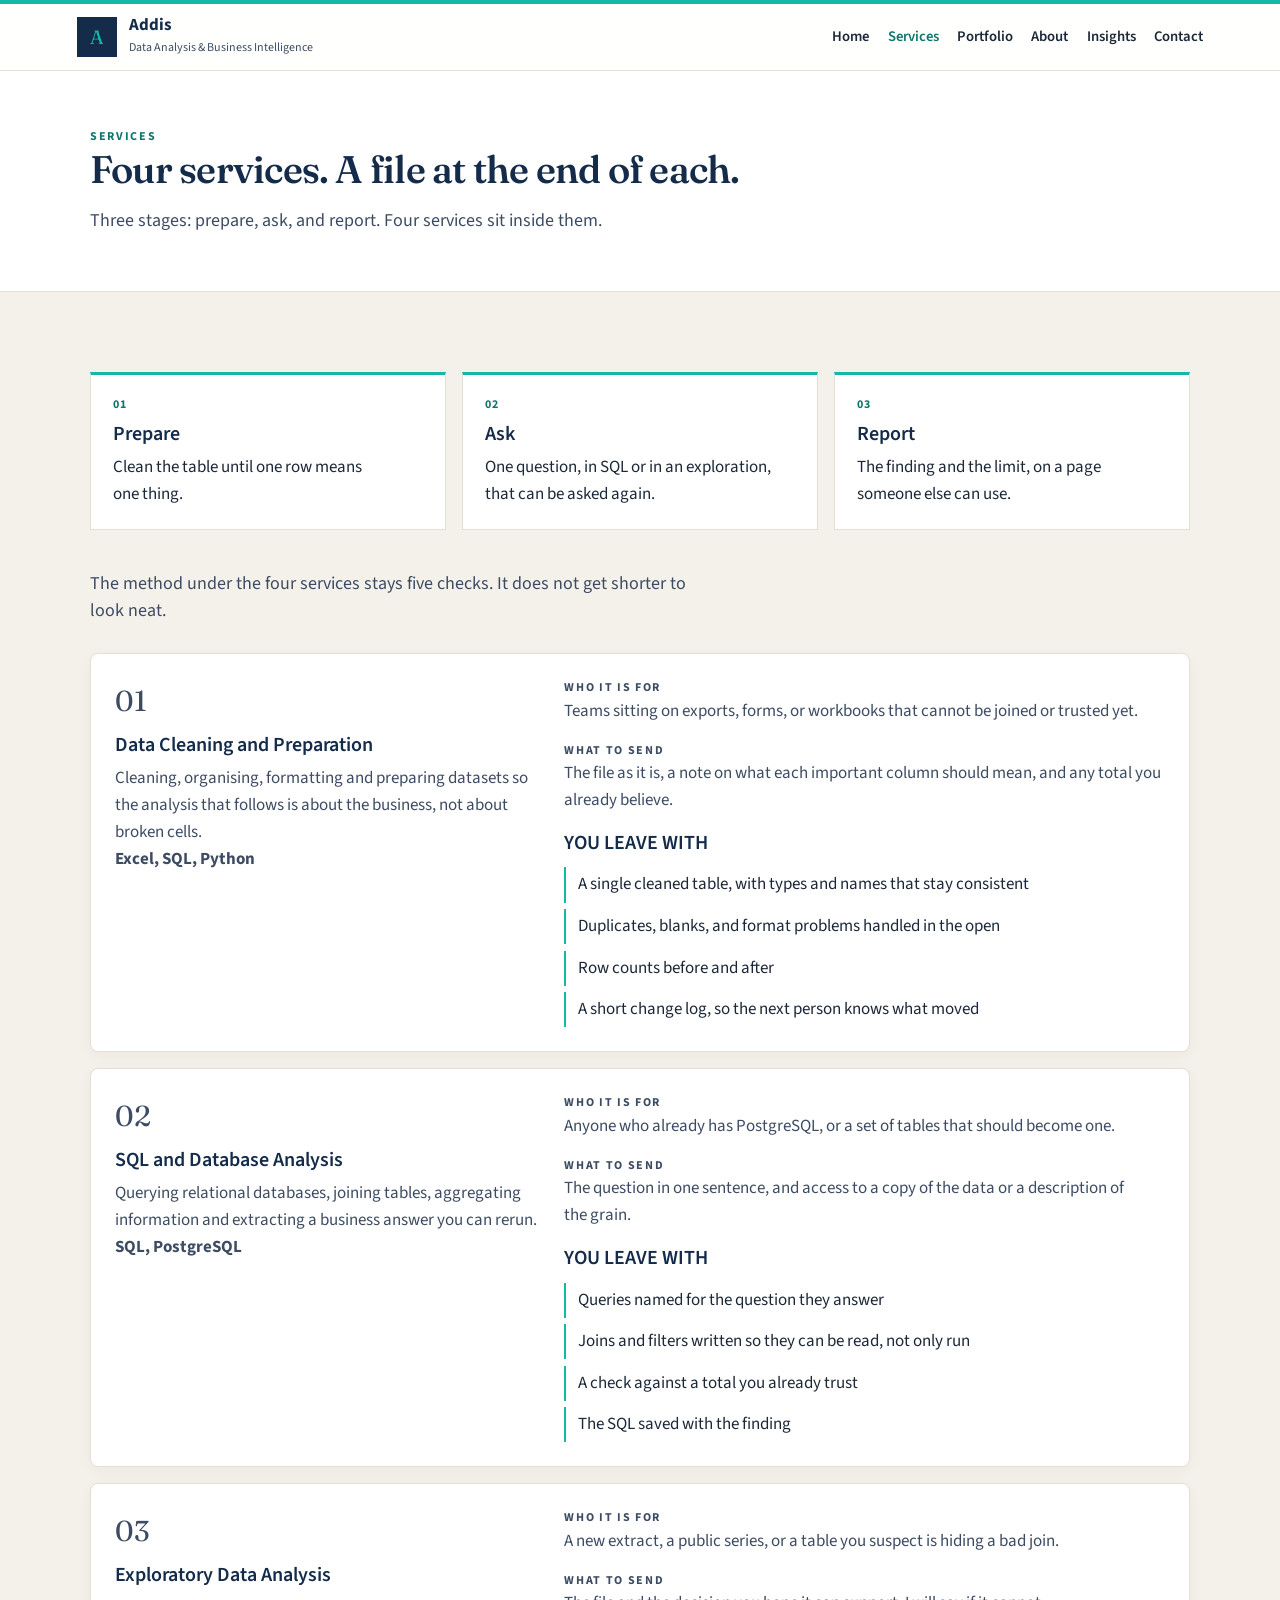
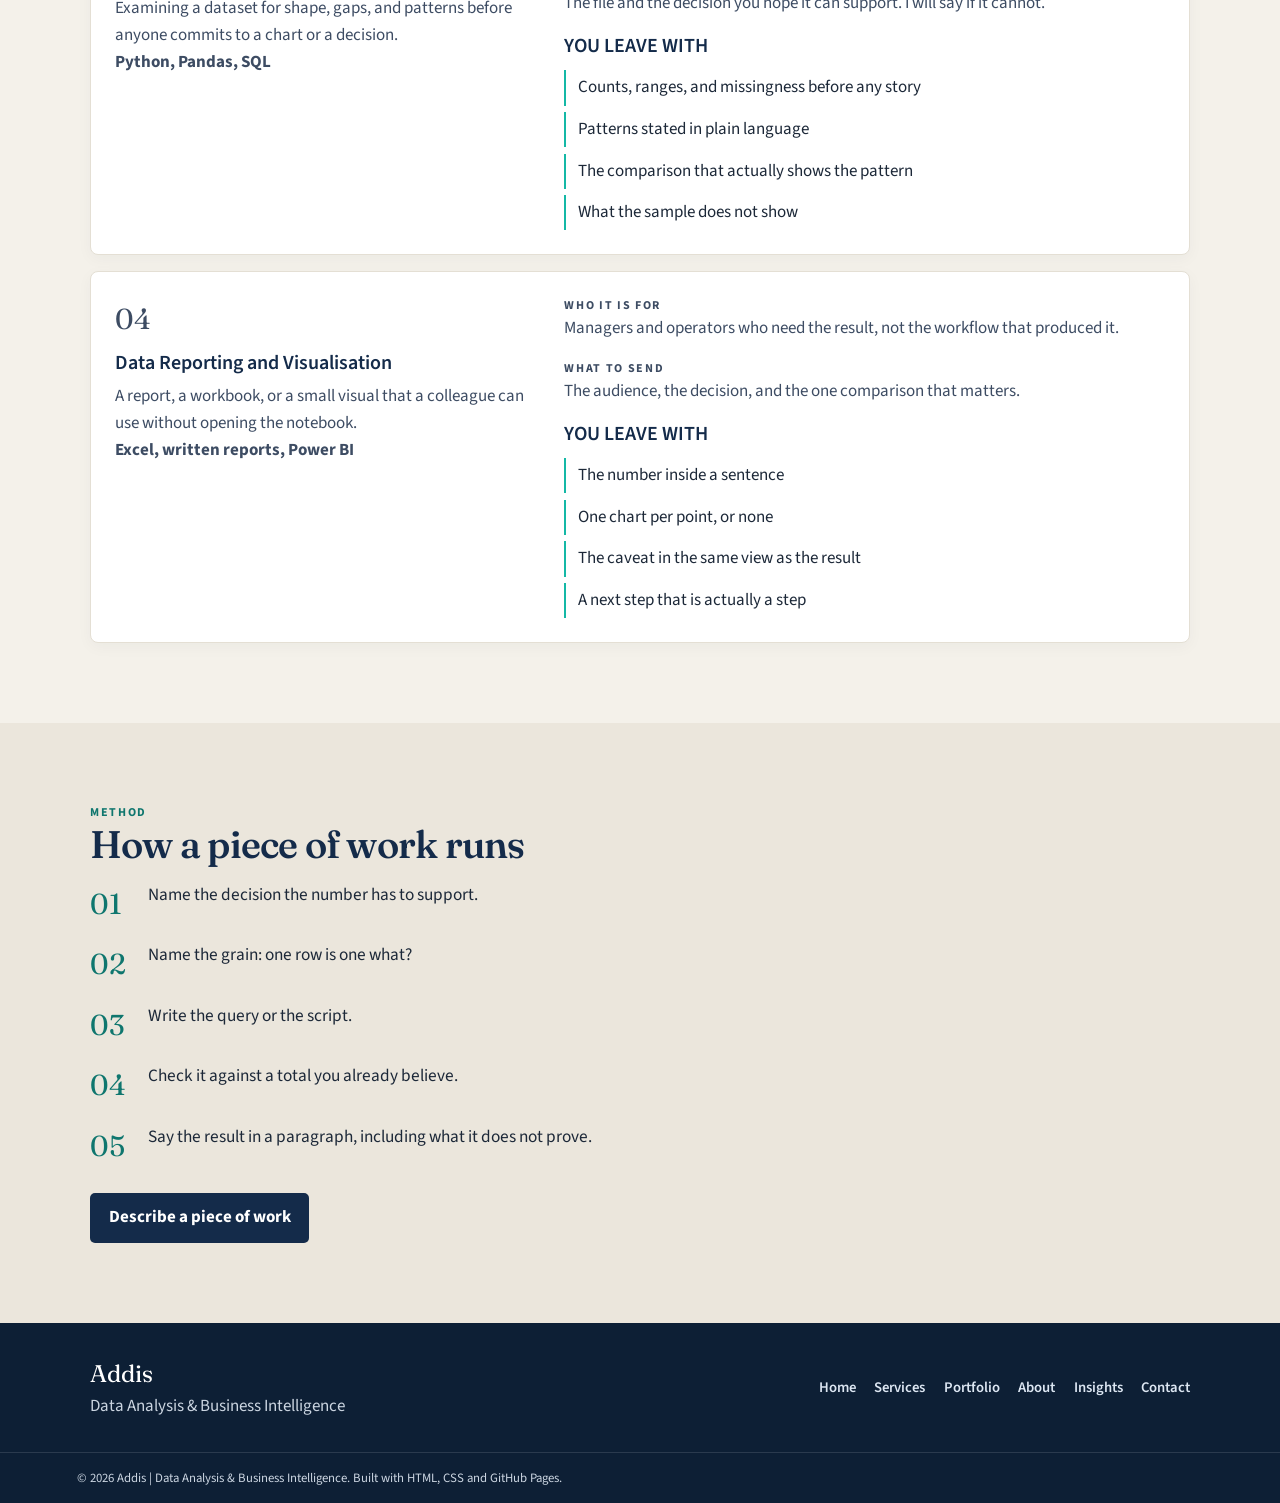
<file: services.html>
<!DOCTYPE html>
<html lang="en">
<head>
  <meta charset="UTF-8">
  <meta name="viewport" content="width=device-width, initial-scale=1.0">
  <meta name="description" content="Data cleaning, SQL analysis, exploratory analysis, and reporting services.">
  <title>Services · Addis</title>
  <link rel="preconnect" href="https://fonts.googleapis.com">
  <link rel="preconnect" href="https://fonts.gstatic.com" crossorigin>
  <link href="https://fonts.googleapis.com/css2?family=Fraunces:opsz,wght@9..144,560;9..144,640&family=Source+Sans+3:wght@400;600;700&display=swap" rel="stylesheet">
  <link rel="stylesheet" href="css/style.css">
</head>
<body>
  <a class="skip" href="#content">Skip to content</a>
  <div class="accent-bar" aria-hidden="true"></div>
  <header class="site-header">
    <a class="brand" href="index.html">
      <span class="mark" aria-hidden="true">A</span>
      <span>
        <strong>Addis</strong>
        <small>Data Analysis & Business Intelligence</small>
      </span>
    </a>
    <input class="nav-toggle" type="checkbox" id="nav-toggle">
    <label class="nav-btn" for="nav-toggle">Menu</label>
    <nav aria-label="Primary">
        <a href="index.html">Home</a>
        <a href="services.html" aria-current="page">Services</a>
        <a href="portfolio.html">Portfolio</a>
        <a href="about.html">About</a>
        <a href="insights.html">Insights</a>
        <a href="contact.html">Contact</a>
    </nav>
  </header>
  <main id="content">

    <header class="page-intro"><div class="page">
      <p class="kicker">Services</p>
      <h1 class="title">Four services. A file at the end of each.</h1>
      <p class="lede">Three stages: prepare, ask, and report. Four services sit inside them.</p>
    </div></header>
    <section class="band"><div class="page">
      <div class="stages">
        <article class="stage"><p class="kicker">01</p><h2>Prepare</h2><p>Clean the table until one row means one thing.</p></article>
        <article class="stage"><p class="kicker">02</p><h2>Ask</h2><p>One question, in SQL or in an exploration, that can be asked again.</p></article>
        <article class="stage"><p class="kicker">03</p><h2>Report</h2><p>The finding and the limit, on a page someone else can use.</p></article>
      </div>
      <p class="lede" style="margin-bottom:1.75rem">The method under the four services stays five checks. It does not get shorter to look neat.</p>
      <article class="card service"><div><p class="num">01</p><h2>Data Cleaning and Preparation</h2><p class="muted">Cleaning, organising, formatting and preparing datasets so the analysis that follows is about the business, not about broken cells.</p><p><strong>Excel, SQL, Python</strong></p></div><div><p class="kicker">Who it is for</p><p>Teams sitting on exports, forms, or workbooks that cannot be joined or trusted yet.</p><p class="kicker" style="margin-top:1rem">What to send</p><p>The file as it is, a note on what each important column should mean, and any total you already believe.</p><h3 class="kicker" style="margin-top:1rem">You leave with</h3><ul class="includes"><li>A single cleaned table, with types and names that stay consistent</li><li>Duplicates, blanks, and format problems handled in the open</li><li>Row counts before and after</li><li>A short change log, so the next person knows what moved</li></ul></div></article>
      <article class="card service"><div><p class="num">02</p><h2>SQL and Database Analysis</h2><p class="muted">Querying relational databases, joining tables, aggregating information and extracting a business answer you can rerun.</p><p><strong>SQL, PostgreSQL</strong></p></div><div><p class="kicker">Who it is for</p><p>Anyone who already has PostgreSQL, or a set of tables that should become one.</p><p class="kicker" style="margin-top:1rem">What to send</p><p>The question in one sentence, and access to a copy of the data or a description of the grain.</p><h3 class="kicker" style="margin-top:1rem">You leave with</h3><ul class="includes"><li>Queries named for the question they answer</li><li>Joins and filters written so they can be read, not only run</li><li>A check against a total you already trust</li><li>The SQL saved with the finding</li></ul></div></article>
      <article class="card service"><div><p class="num">03</p><h2>Exploratory Data Analysis</h2><p class="muted">Examining a dataset for shape, gaps, and patterns before anyone commits to a chart or a decision.</p><p><strong>Python, Pandas, SQL</strong></p></div><div><p class="kicker">Who it is for</p><p>A new extract, a public series, or a table you suspect is hiding a bad join.</p><p class="kicker" style="margin-top:1rem">What to send</p><p>The file and the decision you hope it can support. I will say if it cannot.</p><h3 class="kicker" style="margin-top:1rem">You leave with</h3><ul class="includes"><li>Counts, ranges, and missingness before any story</li><li>Patterns stated in plain language</li><li>The comparison that actually shows the pattern</li><li>What the sample does not show</li></ul></div></article>
      <article class="card service"><div><p class="num">04</p><h2>Data Reporting and Visualisation</h2><p class="muted">A report, a workbook, or a small visual that a colleague can use without opening the notebook.</p><p><strong>Excel, written reports, Power BI</strong></p></div><div><p class="kicker">Who it is for</p><p>Managers and operators who need the result, not the workflow that produced it.</p><p class="kicker" style="margin-top:1rem">What to send</p><p>The audience, the decision, and the one comparison that matters.</p><h3 class="kicker" style="margin-top:1rem">You leave with</h3><ul class="includes"><li>The number inside a sentence</li><li>One chart per point, or none</li><li>The caveat in the same view as the result</li><li>A next step that is actually a step</li></ul></div></article>
    </div></section>
    <section class="band wash"><div class="page method-grid">
      <div><p class="kicker">Method</p><h2 class="title">How a piece of work runs</h2></div>
      <ol class="steps"><li><span class="num">01</span><p>Name the decision the number has to support.</p></li><li><span class="num">02</span><p>Name the grain: one row is one what?</p></li><li><span class="num">03</span><p>Write the query or the script.</p></li><li><span class="num">04</span><p>Check it against a total you already believe.</p></li><li><span class="num">05</span><p>Say the result in a paragraph, including what it does not prove.</p></li></ol>
    </div>
    <p class="page" style="margin-top:1.5rem"><a class="btn btn-solid" href="contact.html">Describe a piece of work</a></p>
    </section>

  </main>
  <footer class="site-footer">
    <div class="page footer-row">
      <div>
        <p class="footer-name">Addis</p>
        <p>Data Analysis & Business Intelligence</p>
      </div>
      <nav aria-label="Footer">
        <a href="index.html">Home</a>
        <a href="services.html" aria-current="page">Services</a>
        <a href="portfolio.html">Portfolio</a>
        <a href="about.html">About</a>
        <a href="insights.html">Insights</a>
        <a href="contact.html">Contact</a>
      </nav>
    </div>
    <p class="legal">&copy; 2026 Addis | Data Analysis & Business Intelligence. Built with HTML, CSS and GitHub Pages.</p>
  </footer>
</body>
</html>
</file>
<file: css/style.css>
:root {
  --ink: #142b4a;
  --teal: #0f766e;
  --accent: #14b8a6;
  --deep: #102a35;
  --bg: #f4f1ea;
  --surface: #ffffff;
  --text: #1c2838;
  --muted: #3d4c63;
  --line: #e4dfd4;
  --mist: #dce6f2;
  --wash: #ebe6dc;
  --footer: #0d1f35;
  --serif: "Fraunces", Georgia, serif;
  --sans: "Source Sans 3", "Segoe UI", Arial, sans-serif;
  --step-display: clamp(2.5rem, 5vw, 3.75rem);
  --step-title: clamp(1.85rem, 3vw, 2.45rem);
  --step-text: 1.0625rem;
  --width: 1100px;
}
* { box-sizing: border-box; margin: 0; padding: 0; }
html { scroll-behavior: smooth; }
body {
  font-family: var(--sans);
  font-weight: 400;
  background: var(--bg);
  color: var(--text);
  line-height: 1.6;
  font-size: var(--step-text);
  font-variant-numeric: lining-nums;
}
img { max-width: 100%; display: block; }
a { color: var(--teal); text-decoration: none; }
h1, h2, h3 { text-wrap: balance; color: var(--ink); }
p { text-wrap: pretty; }
:focus-visible { outline: 2px solid var(--teal); outline-offset: 3px; }
.skip {
  position: absolute; left: 1rem; top: -4rem; background: white; color: var(--ink);
  padding: 0.6rem 1rem; font-weight: 700; z-index: 20;
}
.skip:focus { top: 1rem; }
.accent-bar { height: 4px; background: var(--accent); }
.page { width: min(var(--width), calc(100% - 2.5rem)); margin-inline: auto; }
.site-header {
  position: sticky; top: 0; z-index: 10;
  display: flex; align-items: center; justify-content: space-between; gap: 1rem;
  padding: 0.7rem 6%;
  background: color-mix(in srgb, white 94%, transparent);
  border-bottom: 1px solid var(--line);
  backdrop-filter: blur(10px);
}
.brand { display: flex; align-items: center; gap: 0.75rem; color: var(--ink); min-height: 44px; }
.brand strong { display: block; line-height: 1; }
.brand small { display: block; margin-top: 0.25rem; color: var(--muted); font-size: 0.75rem; }
.mark {
  display: grid; place-items: center; width: 2.5rem; height: 2.5rem;
  background: var(--ink); color: var(--accent); font-family: var(--serif); font-size: 1.2rem;
}
.site-header nav, .site-footer nav { display: flex; flex-wrap: wrap; gap: 0.35rem 1.15rem; }
.site-header nav a, .site-footer nav a {
  color: var(--text); font-weight: 600; font-size: 0.92rem; min-height: 44px;
  display: inline-flex; align-items: center;
}
.site-header nav a[aria-current="page"], .site-header nav a:hover { color: var(--teal); }
.nav-toggle, .nav-btn { display: none; }
.kicker {
  font-family: var(--sans);
  font-size: 0.75rem; font-weight: 700; letter-spacing: 0.14em; text-transform: uppercase; color: var(--teal);
}
.display, .title, .serif { font-family: var(--serif); font-weight: 560; letter-spacing: -0.02em; color: var(--ink); }
.display { font-size: var(--step-display); line-height: 1.05; color: white; }
.title { font-size: var(--step-title); line-height: 1.15; }
.lede { max-width: 40rem; color: var(--muted); font-size: 1.125rem; line-height: 1.55; margin-top: 1rem; }
.hero { background: var(--ink); color: white; }
.hero-grid { display: grid; gap: 2.5rem; align-items: end; padding: 4.5rem 0 4rem; }
.hero p { color: var(--mist); max-width: 40rem; margin-top: 1.2rem; }
.hero .kicker { color: var(--accent); }
.actions { display: flex; flex-wrap: wrap; gap: 0.75rem; margin-top: 1.6rem; }
.btn {
  display: inline-flex; align-items: center; justify-content: center; min-height: 44px;
  padding: 0.65rem 1.1rem; border-radius: 5px; font-weight: 700; border: 1px solid transparent;
}
.btn-accent { background: var(--accent); color: var(--deep); }
.btn-accent:hover { background: white; color: var(--ink); }
.btn-quiet { color: white; border-color: color-mix(in srgb, white 40%, transparent); }
.btn-quiet:hover { background: color-mix(in srgb, white 12%, transparent); }
.btn-solid { background: var(--ink); color: white; }
.btn-solid:hover { background: var(--teal); }
.btn-line { color: var(--ink); border-color: var(--line); background: white; }
.btn-line:hover { border-color: var(--teal); color: var(--teal); }
.project-index { border: 1px solid color-mix(in srgb, white 18%, transparent); }
.project-index a {
  display: flex; gap: 1rem; padding: 1rem 1.1rem; color: white;
  border-top: 1px solid color-mix(in srgb, white 14%, transparent);
}
.project-index li:first-child a { border-top: 0; }
.project-index a:hover { background: color-mix(in srgb, white 6%, transparent); }
.project-index span { color: var(--accent); font-family: var(--serif); }
.project-index small { display: block; color: var(--mist); font-weight: 500; }
.tool-strip { background: white; border-bottom: 1px solid var(--line); }
.chips { display: flex; flex-wrap: wrap; gap: 0.5rem; padding: 1.1rem 0; list-style: none; }
.chip {
  border: 1px solid var(--line); border-radius: 999px; background: white; color: var(--ink);
  font-size: 0.82rem; font-weight: 600; padding: 0.25rem 0.75rem;
}
section.band { padding: 5rem 0; }
.section-head { max-width: 40rem; }
.section-head .lede { margin-top: 0.75rem; }
.beats { display: grid; gap: 0.85rem; margin: 1rem 0 0.25rem; }
.beats div { display: grid; grid-template-columns: 5.75rem 1fr; gap: 0.65rem; align-items: baseline; }
.beats dt {
  font-size: 0.75rem; font-weight: 700; letter-spacing: 0.12em;
  text-transform: uppercase; color: var(--teal);
}
.beats dd { margin: 0; }
.stages { display: grid; gap: 1rem; margin-bottom: 2.5rem; }
.stage {
  background: white; border: 1px solid var(--line); border-top: 3px solid var(--accent);
  padding: 1.25rem 1.35rem;
}
.case-title { font-size: var(--step-title); line-height: 1.15; margin: 0.35rem 0 0.4rem; }
.center { text-align: center; }
.center .lede, .center p.intro { margin-inline: auto; }
.grid-3, .grid-2 { display: grid; gap: 1.15rem; margin-top: 2rem; }
.card {
  background: white; border: 1px solid var(--line); border-radius: 8px;
  box-shadow: 0 4px 15px rgb(20 43 74 / 0.04); padding: 1.5rem;
}
.card h3, .service h2, .stage h2, .card-title {
  font-family: var(--sans); font-weight: 600; font-size: 1.25rem; letter-spacing: 0;
  line-height: 1.3; margin: 0.45rem 0; color: var(--ink);
}
.card p, .muted { color: var(--muted); }
.num { font-family: var(--serif); font-size: 1.8rem; color: var(--teal); }
.wash { background: var(--wash); }
.surface { background: white; }
.split { display: grid; gap: 1.25rem; }
.service { display: grid; gap: 1.25rem; }
.service + .service { margin-top: 1rem; }
.includes { list-style: none; margin-top: 0.7rem; }
.includes li { border-left: 2px solid var(--accent); padding: 0.25rem 0 0.25rem 0.75rem; margin-top: 0.4rem; }
.facts { display: grid; grid-template-columns: repeat(3, 1fr); gap: 0.75rem; margin: 1rem 0; }
.fact { border-top: 2px solid var(--accent); padding-top: 0.55rem; }
.fact strong { display: block; font-family: var(--serif); font-size: 1.35rem; color: var(--ink); line-height: 1.15; }
.fact span { display: block; margin-top: 0.3rem; font-size: 0.72rem; font-weight: 700; letter-spacing: 0.08em; text-transform: uppercase; color: var(--muted); }
.limit { background: var(--wash); padding: 0.9rem 1rem; margin-top: 1rem; font-size: 0.95rem; }
.result { border-left: 2px solid var(--accent); padding-left: 0.9rem; font-weight: 600; color: var(--ink); margin: 1rem 0; }
.case { display: grid; gap: 1.5rem; padding: 3rem 0; border-bottom: 1px solid var(--line); }
.case p + p { margin-top: 0.8rem; }
.mark-panel {
  min-height: 22rem; background: var(--ink); color: var(--accent);
  display: grid; place-items: center; font-family: var(--serif); font-size: 6rem;
}
.logo-lockup {
  align-content: center;
  gap: 0.9rem;
  font-size: 1rem;
}
.logo-lockup .logo-a {
  font-family: var(--serif);
  font-size: 7rem;
  line-height: 0.8;
  color: var(--accent);
}
.logo-lockup .logo-rule {
  width: 3.5rem;
  height: 3px;
  background: var(--accent);
}
.logo-lockup .logo-name {
  font-family: var(--sans);
  font-size: 0.78rem;
  font-weight: 700;
  letter-spacing: 0.28em;
  text-transform: uppercase;
  color: white;
}
.steps { list-style: none; }
.steps li { display: grid; grid-template-columns: 3rem 1fr; gap: 0.6rem; margin-top: 0.9rem; font-size: 1.08rem; }
.note-list { list-style: none; border-top: 1px solid var(--line); margin-top: 1.5rem; }
.note-list a { display: block; padding: 1.1rem 0; border-bottom: 1px solid var(--line); color: inherit; }
.note-list strong { display: block; font-family: var(--serif); font-size: 1.6rem; color: var(--ink); }
.faq { border-top: 1px solid var(--line); }
.faq div { display: grid; gap: 0.4rem; padding: 1.1rem 0; border-bottom: 1px solid var(--line); }
.faq dt { font-weight: 700; color: var(--ink); }
.contact-band { background: var(--ink); color: white; }
.contact-band h2, .contact-band h3 { color: white; }
.channels { display: grid; gap: 1rem; }
.channel { border: 1px solid color-mix(in srgb, white 22%, transparent); padding: 1.4rem; }
.channel p { color: var(--mist); margin: 0.6rem 0 1rem; }
.form { display: grid; gap: 0.85rem; }
.form label { font-weight: 600; color: var(--ink); font-size: 0.92rem; display: grid; gap: 0.35rem; }
.form input, .form textarea {
  font: inherit; font-weight: 400; color: var(--text); border: 1px solid var(--line);
  border-radius: 6px; padding: 0.75rem; min-height: 44px; width: 100%; background: white;
}
.form textarea { min-height: 9rem; }
.form .error { color: #9f1239; font-weight: 600; }
.page-intro { background: white; border-bottom: 1px solid var(--line); padding: 3.5rem 0; }
.site-footer { background: var(--footer); color: #cbd5e1; }
.footer-row { display: flex; justify-content: space-between; gap: 1.5rem; padding: 2rem 0; flex-wrap: wrap; }
.footer-name { font-family: var(--serif); font-size: 1.5rem; color: white; }
.site-footer nav a { color: var(--mist); }
.legal { border-top: 1px solid color-mix(in srgb, white 12%, transparent); padding: 0.9rem 6%; font-size: 0.8rem; }
@media (min-width: 800px) {
  .hero-grid { grid-template-columns: 1.3fr 0.8fr; }
  .grid-3 { grid-template-columns: repeat(3, 1fr); }
  .grid-2 { grid-template-columns: repeat(2, 1fr); }
  .stages { grid-template-columns: repeat(3, 1fr); }
  .split, .service, .case, .about-grid, .contact-grid, .method-grid {
    grid-template-columns: 5fr 7fr;
  }
  .channels { grid-template-columns: 1fr 1fr; }
  .faq div { grid-template-columns: 5fr 7fr; gap: 1.5rem; }
}
@media (max-width: 799px) {
  .nav-btn {
    display: inline-flex; align-items: center; min-height: 44px; padding: 0 0.8rem;
    border: 1px solid var(--line); border-radius: 5px; font-weight: 700; color: var(--ink); cursor: pointer;
  }
  .site-header nav {
    display: none; position: absolute; left: 0; right: 0; top: 100%;
    background: white; border-bottom: 1px solid var(--line); padding: 0.4rem 6% 0.8rem;
    flex-direction: column;
  }
  .nav-toggle:checked ~ nav { display: flex; }
  .facts, .beats div { grid-template-columns: 1fr; }
  .hero-grid, section.band, .page-intro { padding-top: 2.6rem; padding-bottom: 2.6rem; }
}
@media (prefers-reduced-motion: reduce) {
  html { scroll-behavior: auto; }
}
</file>
